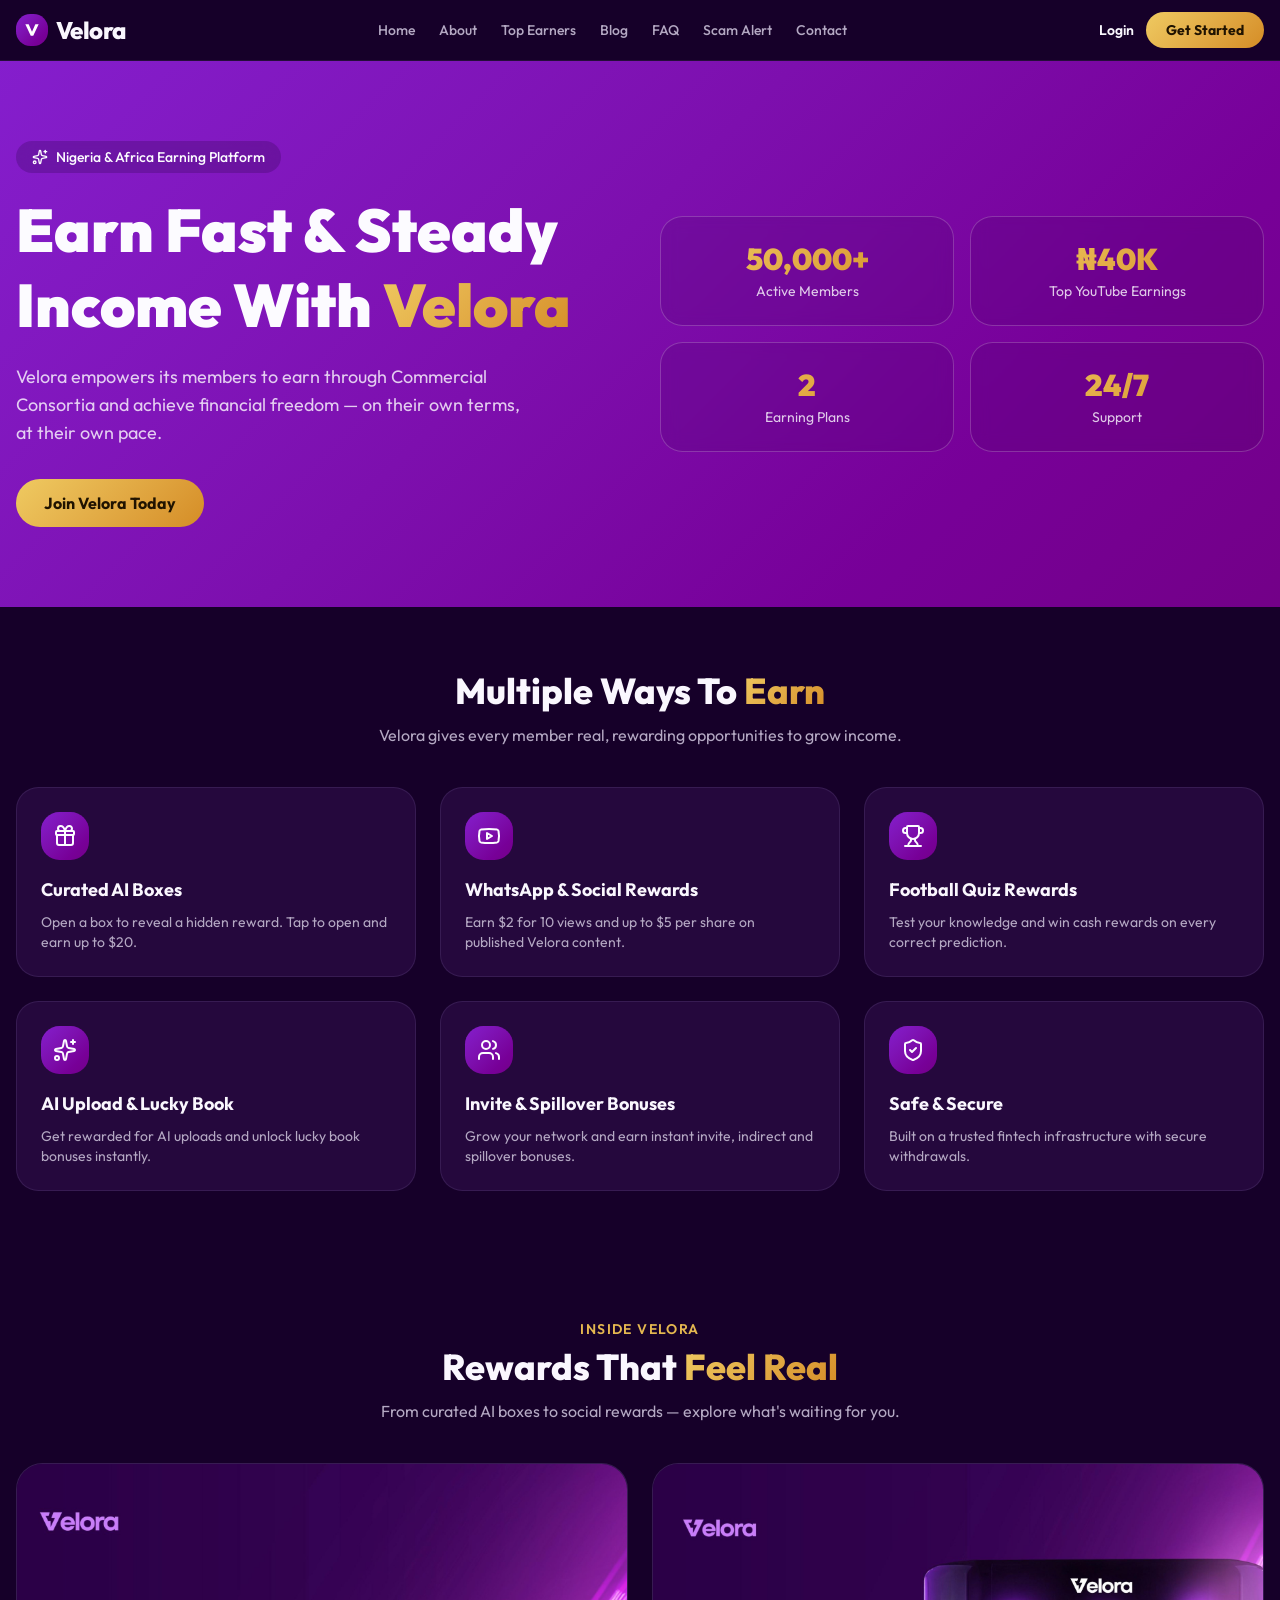
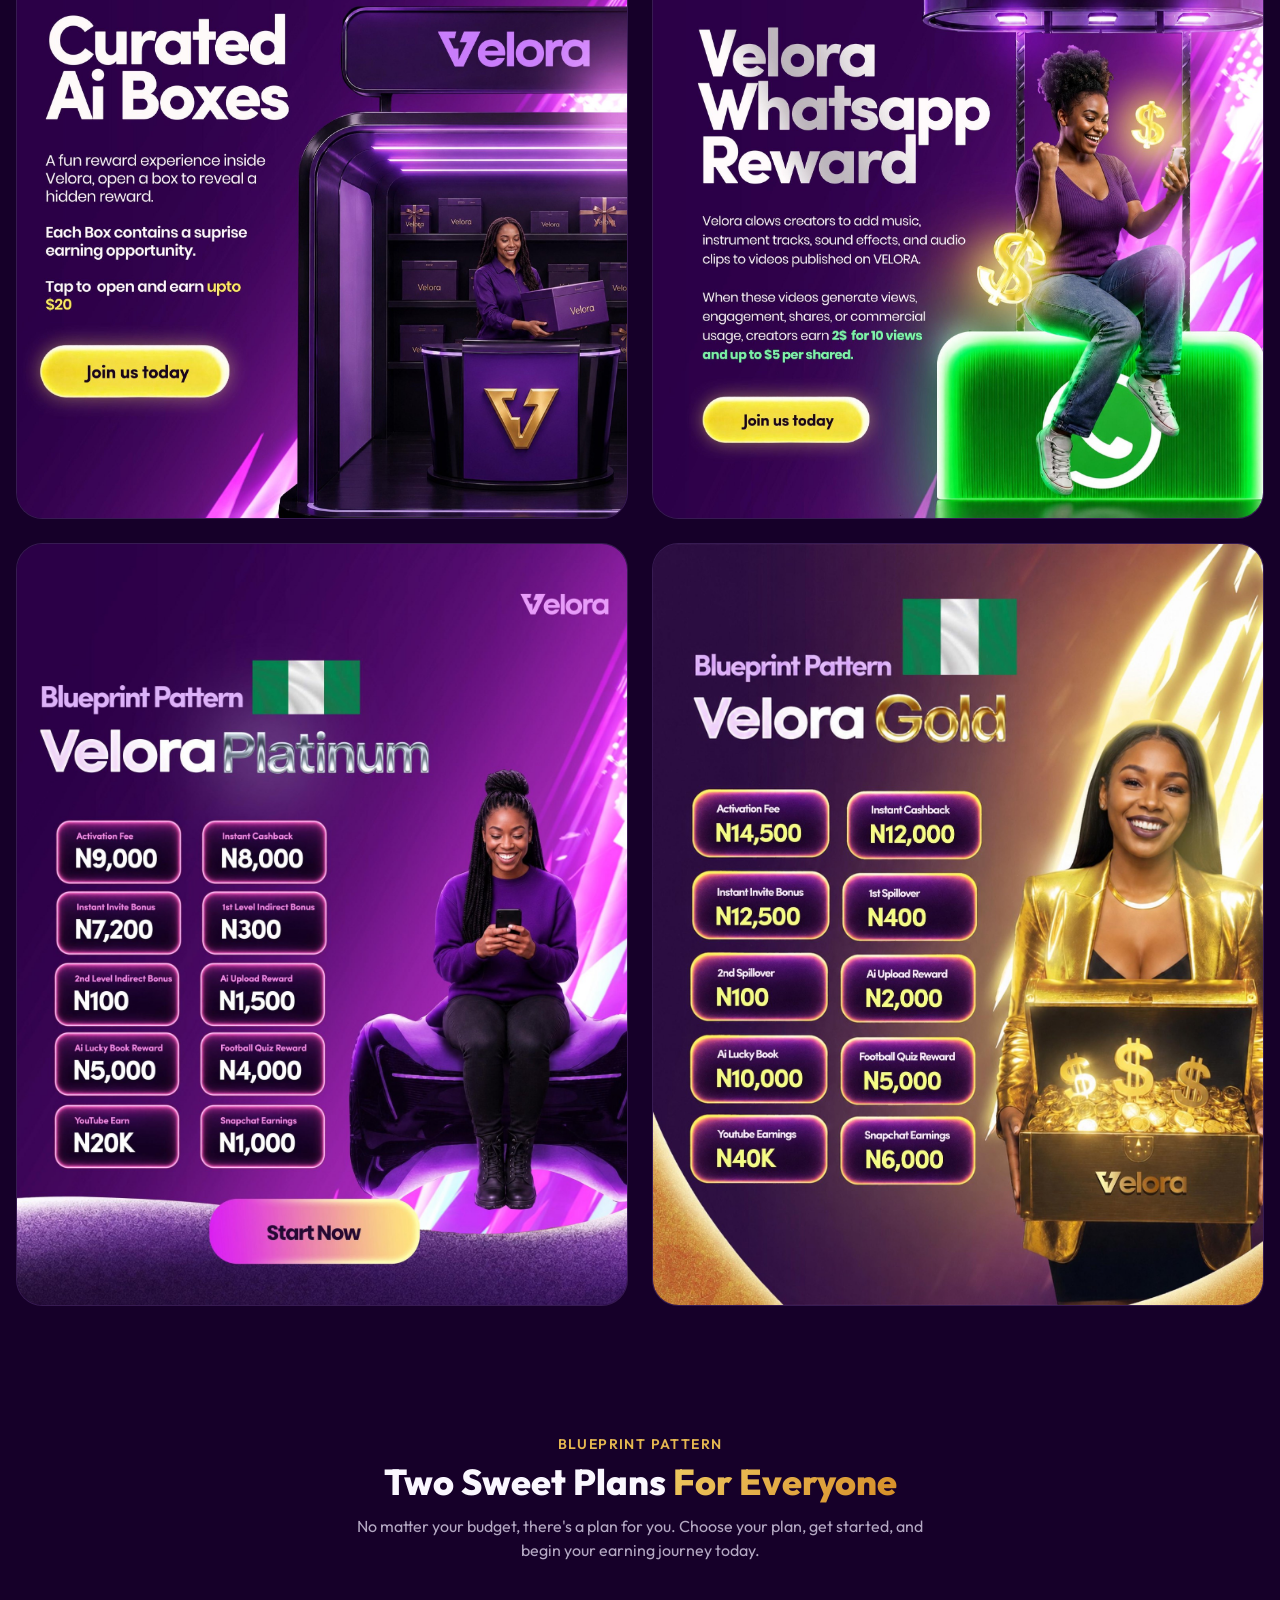
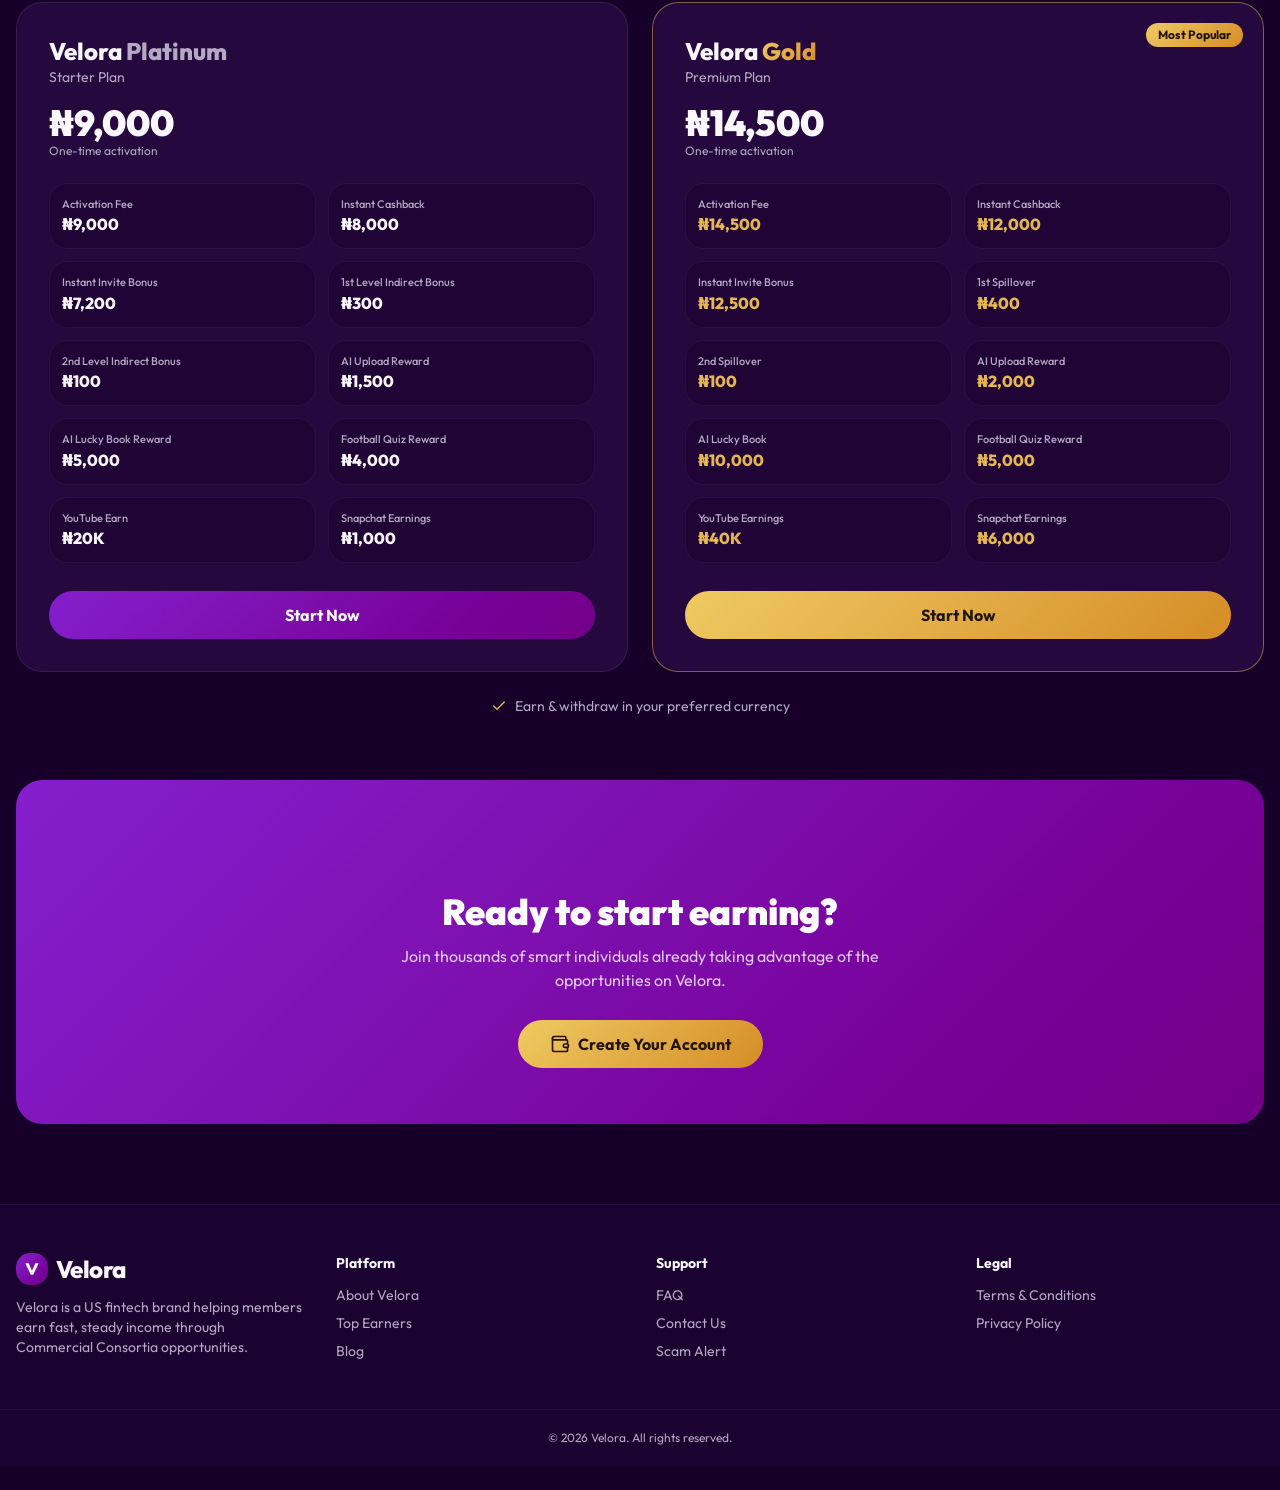
<file: index.html>
<!DOCTYPE html>
<html lang="en">

<head>
    <meta charset="utf-8">
    <meta name="viewport" content="width=device-width, initial-scale=1">
    <link rel="stylesheet" href="https://fonts.googleapis.com/css2?family=Outfit:wght@300;400;500;600;700;800;900&display=swap" data-precedence="default">
    <link rel="stylesheet" href="css/xqSMREhF5g1o.css" data-precedence="default">
    <title>Velora | Online Earning Platform in Nigeria & Africa</title>
    <meta name="author" content="Velora">
    <meta name="keywords" content="Velora, Velora Nigeria, Velora earning platform, online earning Nigeria, make money online Africa, Velora app, Velora registration, earn money Nigeria">
    <meta property="og:type" content="website">
    <meta property="og:site_name" content="Velora">
    <meta property="og:locale" content="en_NG">
    <meta name="twitter:card" content="summary_large_image">
    <meta name="twitter:title" content="Velora | Online Earning Platform in Nigeria & Africa">
    <meta name="twitter:description" content="Velora is a global earning platform built for Nigeria and Africa. Join thousands earning steady income with the ₦9,000 Starter and ₦14,500 Premium plans.">
    <meta property="og:image" content="images/ESmuT4jMrtdC.png">
    <meta name="twitter:image" content="https://pub-bb2e103a32db4e198524a2e9ed8f35b4.r2.dev/28df18a0-e409-4993-9615-7b22ce878586/id-preview-5722a0a8--a95f5dd4-c23f-468a-9398-4347dfa91b87.lovable.app-1781948897872.png">
    <meta name="description" content="Velora is a global earning platform for Nigeria and Africa, empowering members to earn fast, steady income. Join Velora with the ₦9,000 Starter or ₦14,500 Premium plan and start earning today.">
    <meta property="og:title" content="Velora | Online Earning Platform in Nigeria & Africa">
    <meta property="og:description" content="Join the Velora earning platform and start earning from your phone across Nigeria and Africa with the Starter and Premium plans.">
    <meta property="og:url" content="/">
    <link rel="modulepreload" href="/assets/index-U3iAYRRw.js">
    <link rel="modulepreload" href="/assets/routes-Bwa4MrRn.js">
    <link rel="modulepreload" href="/assets/Layout-CuYt5M-E.js">
    <link rel="modulepreload" href="/assets/check-BqYUtzwE.js">
    <link rel="modulepreload" href="/assets/wallet-BzVZ25LR.js">
    <link rel="modulepreload" href="/assets/shield-check-B7Y1MpOX.js">
    <link rel="modulepreload" href="/assets/trophy-GhSSgJKi.js">
    <link rel="modulepreload" href="/assets/plans-hcapv5LT.js">
    <link rel="preconnect" href="https://fonts.googleapis.com">
    <link rel="preconnect" href="https://fonts.gstatic.com" crossorigin="anonymous">
    <link rel="canonical" href="/">
    <script type="application/ld+json">
        {
            "@context": "https://schema.org",
            "@type": "Organization",
            "name": "Velora",
            "description": "Global online earning platform serving Nigeria and Africa, offering steady income opportunities.",
            "areaServed": ["NG", "Africa", "Worldwide"],
            "sameAs": []
        }
    </script>
    <script type="application/ld+json">
        {
            "@context": "https://schema.org",
            "@type": "WebSite",
            "name": "Velora",
            "description": "Online earning platform for Nigeria and Africa."
        }
    </script>
    <style>
        @font-face {
            font-family: 'CameraPlainVariable';
            src: url('fonts/OiOFwwEw9pZd.woff2') format('woff2');
            font-weight: 100 900;
            font-style: normal;
            font-display: swap;
        }

        #lovable-badge {
            --badge-bg: #1b1b1b;
            --badge-text: #c5c1b9;
            --badge-text-hover: #dcdad5;
            --badge-radius: 6px;
            --badge-padding: 8px;
            --badge-gap: 6px;
            --badge-shadow: 0 0 0 1px rgba(0, 0, 0, 0.88), 0 1px 0 0 rgba(0, 0, 0, 0.04), 0 2px 2px -1px rgba(0, 0, 0, 0.08), 0 4px 4px -2px rgba(0, 0, 0, 0.08), 0 8px 8px -4px rgba(0, 0, 0, 0.08), 0 16px 16px -8px rgba(0, 0, 0, 0.08);
            --badge-transition-duration: 0.2s;
            --badge-transition-easing: cubic-bezier(0.16, 1, 0.32, 1);
            --focus-color: #575ECF;
            --focus-offset: 2px;
            --focus-width: 2px;
            position: fixed;
            bottom: 12px;
            right: 12px;
            height: 24px;
            display: flex;
            align-items: center;
            z-index: 1000000;
            background-color: var(--badge-bg) !important;
            color: var(--badge-text) !important;
            border-radius: var(--badge-radius);
            box-shadow: var(--badge-shadow) !important;
            font-size: 12px;
            font-family: CameraPlainVariable, "CameraPlainVariable Fallback", -apple-system, BlinkMacSystemFont, 'Segoe UI', Roboto, sans-serif;
            font-weight: 400 !important;
            text-transform: none !important;
            font-feature-settings: normal !important;
            transform: translateZ(0);
            will-change: transform, opacity;
        }

        #lovable-badge-cta {
            display: flex;
            align-items: center;
            gap: var(--badge-gap);
            padding: 0 var(--badge-padding);
            height: 100%;
            color: inherit;
            text-decoration: none;
            white-space: nowrap;
            border-radius: var(--badge-radius) 0 0 var(--badge-radius);
            transition: background-color var(--badge-transition-duration) ease, color var(--badge-transition-duration) ease, transform 0.1s ease;
        }

        #lovable-badge-cta:hover {
            background: rgba(255, 255, 255, 0.04);
            color: var(--badge-text-hover);
        }

        #lovable-badge-cta:active {
            transform: scale(0.98);
        }

        #lovable-badge-cta:focus {
            outline: none;
        }

        #lovable-badge-cta:focus-visible {
            outline: var(--focus-width) solid var(--focus-color);
            outline-offset: var(--focus-offset);
            z-index: 1;
        }

        #lovable-badge-text {
            line-height: 1;
        }

        #lovable-badge-divider {
            width: 1px;
            height: 24px;
            background-color: rgba(255, 255, 255, 0.04);
            flex-shrink: 0;
        }

        #lovable-badge-close {
            width: 24px;
            height: 24px;
            min-width: 24px;
            min-height: 24px;
            cursor: pointer;
            background: none;
            border: none;
            padding: 0;
            display: flex;
            align-items: center;
            justify-content: center;
            border-radius: 0 var(--badge-radius) var(--badge-radius) 0;
            flex-shrink: 0;
            transition: background-color var(--badge-transition-duration) ease, transform 0.1s ease;
        }

        #lovable-badge-close:hover {
            background: rgba(255, 255, 255, 0.04);
        }

        #lovable-badge-close:active {
            transform: scale(0.92);
        }

        #lovable-badge-close:focus {
            outline: none;
        }

        #lovable-badge-close:focus-visible {
            outline: var(--focus-width) solid var(--focus-color);
            outline-offset: calc(var(--focus-offset) * -1);
            z-index: 1;
        }

        #lovable-badge-close svg path {
            fill: var(--badge-text);
            transition: fill var(--badge-transition-duration) ease;
        }

        #lovable-badge-close:hover svg path {
            fill: var(--badge-text-hover);
        }

        @media (prefers-reduced-motion: reduce) {
            #lovable-badge-cta,
            #lovable-badge-close,
            #lovable-badge-close svg path {
                transition: none;
            }
            #lovable-badge-cta:active,
            #lovable-badge-close:active {
                transform: none;
            }
        }

        @media (prefers-contrast: high) {
            #lovable-badge {
                --badge-bg: #000;
                --badge-text: #fff;
                --badge-text-hover: #fff;
                border: 2px solid currentColor;
            }
            #lovable-badge-cta:focus-visible,
            #lovable-badge-close:focus-visible {
                outline-width: 3px;
            }
        }
    </style>
    <script defer="" src="js/XnpLmQRluYdC.js" data-proxy-url="/~api/analytics"></script>
    <script defer="" src="js/c1s821XklpoY.js" data-artifact-kind="dwl_content_hash" data-artifact-id="1574d36f0a8f911d17debe3ab64b3e8c2bc6659abe641c93390091aa9e445b40" data-commit-sha="535889416dee3ef767d8ee6f5923b1c83ed3a599" data-context-token="v1.[base64].oLCac7g46m6FsEpvac-DxuVIq6obRY-6FDy6ufRogzg"
        data-replay="rrweb" data-replay-sample-rate="0.1" data-replay-crash-sample-rate="0.1" data-replay-url="/__l5e/replay" data-replay-script-url="/__l5e/rrweb-record.js?__l5e_v=0.1.2-error-event-hardening"></script>
</head>

<body>
    <!--$-->
    <div class="flex min-h-screen flex-col">
        <header class="sticky top-0 z-50 border-b border-border/60 bg-background/80 backdrop-blur-lg">
            <div class="mx-auto flex max-w-7xl items-center justify-between px-4 py-3"><a class="group inline-flex items-center gap-2  active" href="index.html" data-status="active" aria-current="page"><span class="flex h-8 w-8 items-center justify-center rounded-lg bg-gradient-purple shadow-glow"><svg viewBox="0 0 24 24" class="h-5 w-5" fill="none" aria-hidden="true"><path d="M4 5h4l4 9 4-9h4l-6.5 14h-3L4 5z" fill="white"></path></svg></span><span class="text-2xl font-extrabold tracking-tight text-foreground">Velora</span></a>
                <nav
                    class="hidden items-center gap-6 lg:flex"><a class="text-sm font-medium text-muted-foreground transition-colors hover:text-foreground text-foreground" href="index.html" data-status="active" aria-current="page">Home</a><a href="about.html" class="text-sm font-medium text-muted-foreground transition-colors hover:text-foreground">About</a>
                    <a
                        href="top-earners.html" class="text-sm font-medium text-muted-foreground transition-colors hover:text-foreground">Top Earners</a><a href="blog.html" class="text-sm font-medium text-muted-foreground transition-colors hover:text-foreground">Blog</a><a href="faq.html" class="text-sm font-medium text-muted-foreground transition-colors hover:text-foreground">FAQ</a>
                        <a
                            href="scam-alert.html" class="text-sm font-medium text-muted-foreground transition-colors hover:text-foreground">Scam Alert</a><a href="contact.html" class="text-sm font-medium text-muted-foreground transition-colors hover:text-foreground">Contact</a></nav>
                            <div class="hidden items-center gap-3 lg:flex"><a href="login.html" class="text-sm font-semibold text-foreground hover:text-accent">Login</a><a href="register.html" class="rounded-full bg-gradient-gold px-5 py-2 text-sm font-bold text-gold-foreground shadow-glow transition-transform hover:scale-105">Get Started</a></div>
                            <button
                                class="lg:hidden text-foreground" aria-label="Toggle menu"><svg xmlns="http://www.w3.org/2000/svg" width="24" height="24" viewBox="0 0 24 24" fill="none" stroke="currentColor" stroke-width="2" stroke-linecap="round" stroke-linejoin="round" class="lucide lucide-menu" aria-hidden="true"><path d="M4 5h16"></path><path d="M4 12h16"></path><path d="M4 19h16"></path></svg></button>
            </div>
        </header>
        <main class="flex-1">
            <section class="relative overflow-hidden bg-gradient-purple">
                <div class="mx-auto grid max-w-7xl items-center gap-10 px-4 py-20 lg:grid-cols-2">
                    <div><span class="inline-flex items-center gap-2 rounded-full bg-background/20 px-4 py-1.5 text-sm font-medium text-primary-foreground backdrop-blur"><svg xmlns="http://www.w3.org/2000/svg" width="24" height="24" viewBox="0 0 24 24" fill="none" stroke="currentColor" stroke-width="2" stroke-linecap="round" stroke-linejoin="round" class="lucide lucide-sparkles h-4 w-4" aria-hidden="true"><path d="M11.017 2.814a1 1 0 0 1 1.966 0l1.051 5.558a2 2 0 0 0 1.594 1.594l5.558 1.051a1 1 0 0 1 0 1.966l-5.558 1.051a2 2 0 0 0-1.594 1.594l-1.051 5.558a1 1 0 0 1-1.966 0l-1.051-5.558a2 2 0 0 0-1.594-1.594l-5.558-1.051a1 1 0 0 1 0-1.966l5.558-1.051a2 2 0 0 0 1.594-1.594z"></path><path d="M20 2v4"></path><path d="M22 4h-4"></path><circle cx="4" cy="20" r="2"></circle></svg> Nigeria & Africa Earning Platform</span>
                        <h1
                            class="mt-5 text-4xl font-black leading-tight text-primary-foreground sm:text-5xl lg:text-6xl">Earn Fast & Steady Income With
                            <!-- --><span class="text-gradient-gold">Velora</span></h1>
                            <p class="mt-5 max-w-lg text-lg text-primary-foreground/80">Velora empowers its members to earn through Commercial Consortia and achieve financial freedom — on their own terms, at their own pace.</p>
                            <div class="mt-8 flex flex-wrap gap-4"><a href="register.html" class="rounded-full bg-gradient-gold px-7 py-3 font-bold text-gold-foreground shadow-glow transition-transform hover:scale-105">Join Velora Today</a></div>
                    </div>
                    <div class="grid grid-cols-2 gap-4">
                        <div class="rounded-2xl border border-primary-foreground/20 bg-background/10 p-6 text-center backdrop-blur">
                            <p class="text-3xl font-black text-gradient-gold">50,000+</p>
                            <p class="mt-1 text-sm text-primary-foreground/80">Active Members</p>
                        </div>
                        <div class="rounded-2xl border border-primary-foreground/20 bg-background/10 p-6 text-center backdrop-blur">
                            <p class="text-3xl font-black text-gradient-gold">₦40K</p>
                            <p class="mt-1 text-sm text-primary-foreground/80">Top YouTube Earnings</p>
                        </div>
                        <div class="rounded-2xl border border-primary-foreground/20 bg-background/10 p-6 text-center backdrop-blur">
                            <p class="text-3xl font-black text-gradient-gold">2</p>
                            <p class="mt-1 text-sm text-primary-foreground/80">Earning Plans</p>
                        </div>
                        <div class="rounded-2xl border border-primary-foreground/20 bg-background/10 p-6 text-center backdrop-blur">
                            <p class="text-3xl font-black text-gradient-gold">24/7</p>
                            <p class="mt-1 text-sm text-primary-foreground/80">Support</p>
                        </div>
                    </div>
                </div>
            </section>
            <section class="mx-auto max-w-7xl px-4 py-16">
                <div class="mb-10 text-center">
                    <h2 class="text-3xl font-extrabold sm:text-4xl">Multiple Ways To <span class="text-gradient-gold">Earn</span></h2>
                    <p class="mx-auto mt-3 max-w-xl text-muted-foreground">Velora gives every member real, rewarding opportunities to grow income.</p>
                </div>
                <div class="grid gap-6 sm:grid-cols-2 lg:grid-cols-3">
                    <div class="rounded-2xl border border-border bg-card p-6 transition-transform hover:-translate-y-1"><span class="flex h-12 w-12 items-center justify-center rounded-xl bg-gradient-purple"><svg xmlns="http://www.w3.org/2000/svg" width="24" height="24" viewBox="0 0 24 24" fill="none" stroke="currentColor" stroke-width="2" stroke-linecap="round" stroke-linejoin="round" class="lucide lucide-gift h-6 w-6 text-primary-foreground" aria-hidden="true"><path d="M12 7v14"></path><path d="M20 11v8a2 2 0 0 1-2 2H6a2 2 0 0 1-2-2v-8"></path><path d="M7.5 7a1 1 0 0 1 0-5A4.8 8 0 0 1 12 7a4.8 8 0 0 1 4.5-5 1 1 0 0 1 0 5"></path><rect x="3" y="7" width="18" height="4" rx="1"></rect></svg></span>
                        <h3
                            class="mt-4 text-lg font-bold">Curated AI Boxes</h3>
                            <p class="mt-2 text-sm text-muted-foreground">Open a box to reveal a hidden reward. Tap to open and earn up to $20.</p>
                    </div>
                    <div class="rounded-2xl border border-border bg-card p-6 transition-transform hover:-translate-y-1"><span class="flex h-12 w-12 items-center justify-center rounded-xl bg-gradient-purple"><svg xmlns="http://www.w3.org/2000/svg" width="24" height="24" viewBox="0 0 24 24" fill="none" stroke="currentColor" stroke-width="2" stroke-linecap="round" stroke-linejoin="round" class="lucide lucide-youtube h-6 w-6 text-primary-foreground" aria-hidden="true"><path d="M2.5 17a24.12 24.12 0 0 1 0-10 2 2 0 0 1 1.4-1.4 49.56 49.56 0 0 1 16.2 0A2 2 0 0 1 21.5 7a24.12 24.12 0 0 1 0 10 2 2 0 0 1-1.4 1.4 49.55 49.55 0 0 1-16.2 0A2 2 0 0 1 2.5 17"></path><path d="m10 15 5-3-5-3z"></path></svg></span>
                        <h3
                            class="mt-4 text-lg font-bold">WhatsApp & Social Rewards</h3>
                            <p class="mt-2 text-sm text-muted-foreground">Earn $2 for 10 views and up to $5 per share on published Velora content.</p>
                    </div>
                    <div class="rounded-2xl border border-border bg-card p-6 transition-transform hover:-translate-y-1"><span class="flex h-12 w-12 items-center justify-center rounded-xl bg-gradient-purple"><svg xmlns="http://www.w3.org/2000/svg" width="24" height="24" viewBox="0 0 24 24" fill="none" stroke="currentColor" stroke-width="2" stroke-linecap="round" stroke-linejoin="round" class="lucide lucide-trophy h-6 w-6 text-primary-foreground" aria-hidden="true"><path d="M10 14.66v1.626a2 2 0 0 1-.976 1.696A5 5 0 0 0 7 21.978"></path><path d="M14 14.66v1.626a2 2 0 0 0 .976 1.696A5 5 0 0 1 17 21.978"></path><path d="M18 9h1.5a1 1 0 0 0 0-5H18"></path><path d="M4 22h16"></path><path d="M6 9a6 6 0 0 0 12 0V3a1 1 0 0 0-1-1H7a1 1 0 0 0-1 1z"></path><path d="M6 9H4.5a1 1 0 0 1 0-5H6"></path></svg></span>
                        <h3
                            class="mt-4 text-lg font-bold">Football Quiz Rewards</h3>
                            <p class="mt-2 text-sm text-muted-foreground">Test your knowledge and win cash rewards on every correct prediction.</p>
                    </div>
                    <div class="rounded-2xl border border-border bg-card p-6 transition-transform hover:-translate-y-1"><span class="flex h-12 w-12 items-center justify-center rounded-xl bg-gradient-purple"><svg xmlns="http://www.w3.org/2000/svg" width="24" height="24" viewBox="0 0 24 24" fill="none" stroke="currentColor" stroke-width="2" stroke-linecap="round" stroke-linejoin="round" class="lucide lucide-sparkles h-6 w-6 text-primary-foreground" aria-hidden="true"><path d="M11.017 2.814a1 1 0 0 1 1.966 0l1.051 5.558a2 2 0 0 0 1.594 1.594l5.558 1.051a1 1 0 0 1 0 1.966l-5.558 1.051a2 2 0 0 0-1.594 1.594l-1.051 5.558a1 1 0 0 1-1.966 0l-1.051-5.558a2 2 0 0 0-1.594-1.594l-5.558-1.051a1 1 0 0 1 0-1.966l5.558-1.051a2 2 0 0 0 1.594-1.594z"></path><path d="M20 2v4"></path><path d="M22 4h-4"></path><circle cx="4" cy="20" r="2"></circle></svg></span>
                        <h3
                            class="mt-4 text-lg font-bold">AI Upload & Lucky Book</h3>
                            <p class="mt-2 text-sm text-muted-foreground">Get rewarded for AI uploads and unlock lucky book bonuses instantly.</p>
                    </div>
                    <div class="rounded-2xl border border-border bg-card p-6 transition-transform hover:-translate-y-1"><span class="flex h-12 w-12 items-center justify-center rounded-xl bg-gradient-purple"><svg xmlns="http://www.w3.org/2000/svg" width="24" height="24" viewBox="0 0 24 24" fill="none" stroke="currentColor" stroke-width="2" stroke-linecap="round" stroke-linejoin="round" class="lucide lucide-users h-6 w-6 text-primary-foreground" aria-hidden="true"><path d="M16 21v-2a4 4 0 0 0-4-4H6a4 4 0 0 0-4 4v2"></path><path d="M16 3.128a4 4 0 0 1 0 7.744"></path><path d="M22 21v-2a4 4 0 0 0-3-3.87"></path><circle cx="9" cy="7" r="4"></circle></svg></span>
                        <h3
                            class="mt-4 text-lg font-bold">Invite & Spillover Bonuses</h3>
                            <p class="mt-2 text-sm text-muted-foreground">Grow your network and earn instant invite, indirect and spillover bonuses.</p>
                    </div>
                    <div class="rounded-2xl border border-border bg-card p-6 transition-transform hover:-translate-y-1"><span class="flex h-12 w-12 items-center justify-center rounded-xl bg-gradient-purple"><svg xmlns="http://www.w3.org/2000/svg" width="24" height="24" viewBox="0 0 24 24" fill="none" stroke="currentColor" stroke-width="2" stroke-linecap="round" stroke-linejoin="round" class="lucide lucide-shield-check h-6 w-6 text-primary-foreground" aria-hidden="true"><path d="M20 13c0 5-3.5 7.5-7.66 8.95a1 1 0 0 1-.67-.01C7.5 20.5 4 18 4 13V6a1 1 0 0 1 1-1c2 0 4.5-1.2 6.24-2.72a1.17 1.17 0 0 1 1.52 0C14.51 3.81 17 5 19 5a1 1 0 0 1 1 1z"></path><path d="m9 12 2 2 4-4"></path></svg></span>
                        <h3
                            class="mt-4 text-lg font-bold">Safe & Secure</h3>
                            <p class="mt-2 text-sm text-muted-foreground">Built on a trusted fintech infrastructure with secure withdrawals.</p>
                    </div>
                </div>
            </section>
            <section class="mx-auto max-w-7xl px-4 py-16">
                <div class="mb-10 text-center">
                    <p class="text-sm font-semibold uppercase tracking-widest text-accent">Inside Velora</p>
                    <h2 class="mt-2 text-3xl font-extrabold sm:text-4xl">Rewards That <span class="text-gradient-gold">Feel Real</span></h2>
                    <p class="mx-auto mt-3 max-w-xl text-muted-foreground">From curated AI boxes to social rewards — explore what's waiting for you.</p>
                </div>
                <div class="grid gap-6 sm:grid-cols-2">
                    <div class="overflow-hidden rounded-3xl border border-border bg-card"><img src="images/OTmmbLBnZmws.jpg" alt="Velora Curated AI Boxes — open a box to reveal a hidden reward" loading="lazy" class="h-full w-full object-cover"></div>
                    <div class="overflow-hidden rounded-3xl border border-border bg-card"><img src="images/4dEqyXOkbNsq.jpg" alt="Velora WhatsApp Reward — earn from views, shares and engagement" loading="lazy" class="h-full w-full object-cover"></div>
                    <div class="overflow-hidden rounded-3xl border border-border bg-card"><img src="images/fmCYb7WKp9s2.jpg" alt="Velora Platinum plan blueprint rewards" loading="lazy" class="h-full w-full object-cover"></div>
                    <div class="overflow-hidden rounded-3xl border border-border bg-card"><img src="images/vLFRLwkIeaTA.jpg" alt="Velora Gold plan blueprint rewards" loading="lazy" class="h-full w-full object-cover"></div>
                </div>
            </section>
            <section class="mx-auto max-w-7xl px-4 py-16" id="plans">
                <div class="mb-10 text-center">
                    <p class="text-sm font-semibold uppercase tracking-widest text-accent">Blueprint Pattern</p>
                    <h2 class="mt-2 text-3xl font-extrabold sm:text-4xl">Two Sweet Plans <span class="text-gradient-gold">For Everyone</span></h2>
                    <p class="mx-auto mt-3 max-w-xl text-muted-foreground">No matter your budget, there's a plan for you. Choose your plan, get started, and begin your earning journey today.</p>
                </div>
                <div class="grid gap-6 md:grid-cols-2">
                    <div class="relative overflow-hidden rounded-3xl border p-6 sm:p-8 border-border bg-card">
                        <h3 class="text-2xl font-extrabold">Velora <span class="text-muted-foreground">Platinum</span></h3>
                        <p class="text-sm text-muted-foreground">Starter Plan</p>
                        <p class="mt-4 text-4xl font-black">₦9,000</p>
                        <p class="text-xs text-muted-foreground">One-time activation</p>
                        <ul class="mt-6 grid grid-cols-2 gap-3">
                            <li class="rounded-xl border border-border/60 bg-background/40 p-3"><span class="block text-[11px] font-medium text-muted-foreground">Activation Fee</span><span class="text-base font-extrabold text-foreground">₦9,000</span></li>
                            <li class="rounded-xl border border-border/60 bg-background/40 p-3"><span class="block text-[11px] font-medium text-muted-foreground">Instant Cashback</span><span class="text-base font-extrabold text-foreground">₦8,000</span></li>
                            <li class="rounded-xl border border-border/60 bg-background/40 p-3"><span class="block text-[11px] font-medium text-muted-foreground">Instant Invite Bonus</span><span class="text-base font-extrabold text-foreground">₦7,200</span></li>
                            <li class="rounded-xl border border-border/60 bg-background/40 p-3"><span class="block text-[11px] font-medium text-muted-foreground">1st Level Indirect Bonus</span><span class="text-base font-extrabold text-foreground">₦300</span></li>
                            <li class="rounded-xl border border-border/60 bg-background/40 p-3"><span class="block text-[11px] font-medium text-muted-foreground">2nd Level Indirect Bonus</span><span class="text-base font-extrabold text-foreground">₦100</span></li>
                            <li class="rounded-xl border border-border/60 bg-background/40 p-3"><span class="block text-[11px] font-medium text-muted-foreground">AI Upload Reward</span><span class="text-base font-extrabold text-foreground">₦1,500</span></li>
                            <li class="rounded-xl border border-border/60 bg-background/40 p-3"><span class="block text-[11px] font-medium text-muted-foreground">AI Lucky Book Reward</span><span class="text-base font-extrabold text-foreground">₦5,000</span></li>
                            <li class="rounded-xl border border-border/60 bg-background/40 p-3"><span class="block text-[11px] font-medium text-muted-foreground">Football Quiz Reward</span><span class="text-base font-extrabold text-foreground">₦4,000</span></li>
                            <li class="rounded-xl border border-border/60 bg-background/40 p-3"><span class="block text-[11px] font-medium text-muted-foreground">YouTube Earn</span><span class="text-base font-extrabold text-foreground">₦20K</span></li>
                            <li class="rounded-xl border border-border/60 bg-background/40 p-3"><span class="block text-[11px] font-medium text-muted-foreground">Snapchat Earnings</span><span class="text-base font-extrabold text-foreground">₦1,000</span></li>
                        </ul><a href="register.html" class="mt-7 block rounded-full px-6 py-3 text-center font-bold transition-transform hover:scale-[1.02] bg-gradient-purple text-primary-foreground">Start Now</a></div>
                    <div class="relative overflow-hidden rounded-3xl border p-6 sm:p-8 border-accent/50 bg-card shadow-glow"><span class="absolute right-5 top-5 rounded-full bg-gradient-gold px-3 py-1 text-xs font-bold text-gold-foreground">Most Popular</span>
                        <h3 class="text-2xl font-extrabold">Velora <span class="text-gradient-gold">Gold</span></h3>
                        <p class="text-sm text-muted-foreground">Premium Plan</p>
                        <p class="mt-4 text-4xl font-black">₦14,500</p>
                        <p class="text-xs text-muted-foreground">One-time activation</p>
                        <ul class="mt-6 grid grid-cols-2 gap-3">
                            <li class="rounded-xl border border-border/60 bg-background/40 p-3"><span class="block text-[11px] font-medium text-muted-foreground">Activation Fee</span><span class="text-base font-extrabold text-accent">₦14,500</span></li>
                            <li class="rounded-xl border border-border/60 bg-background/40 p-3"><span class="block text-[11px] font-medium text-muted-foreground">Instant Cashback</span><span class="text-base font-extrabold text-accent">₦12,000</span></li>
                            <li class="rounded-xl border border-border/60 bg-background/40 p-3"><span class="block text-[11px] font-medium text-muted-foreground">Instant Invite Bonus</span><span class="text-base font-extrabold text-accent">₦12,500</span></li>
                            <li class="rounded-xl border border-border/60 bg-background/40 p-3"><span class="block text-[11px] font-medium text-muted-foreground">1st Spillover</span><span class="text-base font-extrabold text-accent">₦400</span></li>
                            <li class="rounded-xl border border-border/60 bg-background/40 p-3"><span class="block text-[11px] font-medium text-muted-foreground">2nd Spillover</span><span class="text-base font-extrabold text-accent">₦100</span></li>
                            <li class="rounded-xl border border-border/60 bg-background/40 p-3"><span class="block text-[11px] font-medium text-muted-foreground">AI Upload Reward</span><span class="text-base font-extrabold text-accent">₦2,000</span></li>
                            <li class="rounded-xl border border-border/60 bg-background/40 p-3"><span class="block text-[11px] font-medium text-muted-foreground">AI Lucky Book</span><span class="text-base font-extrabold text-accent">₦10,000</span></li>
                            <li class="rounded-xl border border-border/60 bg-background/40 p-3"><span class="block text-[11px] font-medium text-muted-foreground">Football Quiz Reward</span><span class="text-base font-extrabold text-accent">₦5,000</span></li>
                            <li class="rounded-xl border border-border/60 bg-background/40 p-3"><span class="block text-[11px] font-medium text-muted-foreground">YouTube Earnings</span><span class="text-base font-extrabold text-accent">₦40K</span></li>
                            <li class="rounded-xl border border-border/60 bg-background/40 p-3"><span class="block text-[11px] font-medium text-muted-foreground">Snapchat Earnings</span><span class="text-base font-extrabold text-accent">₦6,000</span></li>
                        </ul><a href="register.html" class="mt-7 block rounded-full px-6 py-3 text-center font-bold transition-transform hover:scale-[1.02] bg-gradient-gold text-gold-foreground">Start Now</a></div>
                </div>
                <p class="mt-6 flex items-center justify-center gap-2 text-sm text-muted-foreground"><svg xmlns="http://www.w3.org/2000/svg" width="24" height="24" viewBox="0 0 24 24" fill="none" stroke="currentColor" stroke-width="2" stroke-linecap="round" stroke-linejoin="round" class="lucide lucide-check h-4 w-4 text-accent" aria-hidden="true"><path d="M20 6 9 17l-5-5"></path></svg>                    Earn & withdraw in your preferred currency</p>
            </section>
            <section class="mx-auto max-w-7xl px-4 pb-20">
                <div class="rounded-3xl bg-gradient-purple p-10 text-center shadow-glow sm:p-14"><svg xmlns="http://www.w3.org/2000/svg" width="24" height="24" viewBox="0 0 24 24" fill="none" stroke="currentColor" stroke-width="2" stroke-linecap="round" stroke-linejoin="round" class="lucide lucide-trending-up mx-auto h-10 w-10 text-gradient-gold"
                        aria-hidden="true"><path d="M16 7h6v6"></path><path d="m22 7-8.5 8.5-5-5L2 17"></path></svg>
                    <h2 class="mt-4 text-3xl font-black text-primary-foreground sm:text-4xl">Ready to start earning?</h2>
                    <p class="mx-auto mt-3 max-w-lg text-primary-foreground/80">Join thousands of smart individuals already taking advantage of the opportunities on Velora.</p><a href="register.html" class="mt-7 inline-flex items-center gap-2 rounded-full bg-gradient-gold px-8 py-3 font-bold text-gold-foreground transition-transform hover:scale-105"><svg xmlns="http://www.w3.org/2000/svg" width="24" height="24" viewBox="0 0 24 24" fill="none" stroke="currentColor" stroke-width="2" stroke-linecap="round" stroke-linejoin="round" class="lucide lucide-wallet h-5 w-5" aria-hidden="true"><path d="M19 7V4a1 1 0 0 0-1-1H5a2 2 0 0 0 0 4h15a1 1 0 0 1 1 1v4h-3a2 2 0 0 0 0 4h3a1 1 0 0 0 1-1v-2a1 1 0 0 0-1-1"></path><path d="M3 5v14a2 2 0 0 0 2 2h15a1 1 0 0 0 1-1v-4"></path></svg> Create Your Account</a></div>
            </section>
        </main>
        <footer class="border-t border-border/60 bg-card/40">
            <div class="mx-auto grid max-w-7xl gap-8 px-4 py-12 md:grid-cols-4">
                <div class="md:col-span-1"><a class="group inline-flex items-center gap-2  active" href="/" data-status="active" aria-current="page"><span class="flex h-8 w-8 items-center justify-center rounded-lg bg-gradient-purple shadow-glow"><svg viewBox="0 0 24 24" class="h-5 w-5" fill="none" aria-hidden="true"><path d="M4 5h4l4 9 4-9h4l-6.5 14h-3L4 5z" fill="white"></path></svg></span><span class="text-2xl font-extrabold tracking-tight text-foreground">Velora</span></a>
                    <p
                        class="mt-3 text-sm text-muted-foreground">Velora is a US fintech brand helping members earn fast, steady income through Commercial Consortia opportunities.</p>
                </div>
                <div>
                    <h4 class="mb-3 text-sm font-bold text-foreground">Platform</h4>
                    <ul class="space-y-2 text-sm text-muted-foreground">
                        <li><a href="about.html" class="hover:text-foreground">About Velora</a></li>
                        <li><a href="top-earners.html" class="hover:text-foreground">Top Earners</a></li>
                        
                        <li><a href="blog.html" class="hover:text-foreground">Blog</a></li>
                    </ul>
                </div>
                <div>
                    <h4 class="mb-3 text-sm font-bold text-foreground">Support</h4>
                    <ul class="space-y-2 text-sm text-muted-foreground">
                        <li><a href="faq.html" class="hover:text-foreground">FAQ</a></li>
                        <li><a href="contact.html" class="hover:text-foreground">Contact Us</a></li>
                        <li><a href="scam-alert.html" class="hover:text-foreground">Scam Alert</a></li>
                    </ul>
                </div>
                <div>
                    <h4 class="mb-3 text-sm font-bold text-foreground">Legal</h4>
                    <ul class="space-y-2 text-sm text-muted-foreground">
                        <li><a href="terms.html" class="hover:text-foreground">Terms & Conditions</a></li>
                        <li><a href="privacy.html" class="hover:text-foreground">Privacy Policy</a></li>
                    </ul>
                </div>
            </div>
            <div class="border-t border-border/60 py-5 text-center text-xs text-muted-foreground">©
                <!-- -->2026
                <!-- -->Velora. All rights reserved.</div>
        </footer>
    </div>
    <!--/$-->
    <script type="module" async="">import("/assets/index-U3iAYRRw.js")</script>
    <script src="mobile-menu.js"></script>

    <path fill="#FCFBF8" fill-rule="evenodd" d="M20.318 5.25c.643 0 1.206.14 1.69.418a2.81 2.81 0 0 1 1.118 1.191c.266.513.4 1.115.4 1.807s-.134 1.296-.4 1.812a2.81 2.81 0 0 1-1.118 1.193c-.484.278-1.047.418-1.69.418s-1.208-.14-1.695-.418a2.85 2.85 0 0 1-1.125-1.193c-.262-.516-.393-1.12-.393-1.812s.131-1.294.393-1.807a2.848 2.848 0 0 1 1.125-1.191c.487-.279 1.052-.418 1.695-.418Zm0 1.425c-.27 0-.504.076-.7.228-.193.147-.34.37-.443.67-.102.295-.153.66-.153 1.093 0 .435.05.801.153 1.1.102.3.25.524.443.676.196.147.43.22.7.22.27 0 .502-.073.694-.22.193-.152.341-.375.443-.67.103-.299.153-.667.153-1.106 0-.65-.112-1.145-.337-1.481a1.08 1.08 0 0 0-.953-.51ZM32.7 5.25c.61 0 1.127.1 1.549.3.422.197.74.48.953.849.217.368.325.809.325 1.32v2.704c0 .29.02.562.062.812.044.245.108.4.19.466V12h-1.935a5.895 5.895 0 0 1-.105-.684 7.745 7.745 0 0 1-.02-.228 2.293 2.293 0 0 1-.151.203c-.205.242-.47.437-.793.584-.32.143-.685.215-1.094.215-.406 0-.77-.08-1.094-.24a1.845 1.845 0 0 1-.756-.682 1.984 1.984 0 0 1-.27-1.045c0-.606.178-1.069.535-1.388.356-.324.87-.534 1.542-.633l1.125-.16c.225-.032.403-.074.534-.123a.622.622 0 0 0 .288-.196.549.549 0 0 0 .093-.327.65.65 0 0 0-.11-.367.702.702 0 0 0-.32-.27c-.14-.07-.31-.105-.51-.105-.32 0-.576.083-.768.251-.193.164-.298.39-.314.676h-1.923c.016-.434.147-.82.393-1.155.25-.34.596-.604 1.039-.792.442-.189.954-.283 1.535-.283Zm.99 3.498a.98.98 0 0 1-.215.14 2.49 2.49 0 0 1-.584.178l-.473.092c-.315.061-.553.156-.713.283-.155.127-.233.305-.233.534 0 .23.084.412.252.547.168.135.383.203.645.203s.494-.058.694-.173c.201-.118.355-.282.461-.49.11-.21.166-.448.166-.714v-.6Zm4.526-2.375c.065-.125.138-.243.221-.349.197-.25.437-.44.719-.571.282-.135.6-.203.952-.203.528 0 .988.138 1.377.412.389.275.688.67.896 1.186.21.512.314 1.12.314 1.824 0 .7-.107 1.309-.32 1.825-.213.512-.518.906-.915 1.18-.393.275-.854.412-1.383.412-.352 0-.667-.062-.946-.184a1.832 1.832 0 0 1-.7-.554 2.2 2.2 0 0 1-.234-.383V12h-1.843V3h1.862v3.373Zm1.284.296c-.274 0-.51.085-.707.253-.192.163-.338.397-.436.7a3.376 3.376 0 0 0-.148 1.05c0 .406.05.759.148 1.058.098.299.243.53.436.694.197.164.433.246.707.246.279 0 .512-.082.7-.246.193-.164.336-.395.43-.694.099-.3.148-.652.148-1.058 0-.405-.05-.757-.147-1.056-.095-.299-.238-.53-.43-.694a1.015 1.015 0 0 0-.7-.253Zm9.416-1.419c.602 0 1.136.131 1.604.393.466.262.829.643 1.086 1.143.263.5.394 1.097.394 1.794 0 .25-.002.449-.006.596H47.51c.018.288.071.538.164.75a1.3 1.3 0 0 0 .491.596c.214.13.465.196.757.196.319 0 .583-.082.792-.246.209-.167.34-.403.393-.706h1.862a2.48 2.48 0 0 1-.485 1.235 2.54 2.54 0 0 1-1.051.805c-.439.188-.949.283-1.53.283-.655 0-1.225-.125-1.708-.375a2.672 2.672 0 0 1-1.13-1.143c-.267-.508-.4-1.137-.4-1.887 0-.712.14-1.327.418-1.843a2.86 2.86 0 0 1 1.155-1.186c.491-.27 1.051-.405 1.678-.405Zm-.044 1.345c-.274 0-.516.068-.725.203a1.29 1.29 0 0 0-.479.59 2.045 2.045 0 0 0-.132.498h2.562a1.873 1.873 0 0 0-.138-.602 1.061 1.061 0 0 0-.418-.516 1.243 1.243 0 0 0-.67-.173Z"
        clip-rule="evenodd"></path>
    <path fill="#FCFBF8" d="m26.605 9.995 1.342-4.566h1.924L27.628 12h-2.07l-2.33-6.57h1.98l1.397 4.565Zm-13.013.143h2.256c1.632 0 1.421 1.837 1.418 1.861h-5.603V3h1.93v7.138Zm31.516 1.861h-1.862V3h1.862v8.999Z"></path>
    <path fill="url(#a)" fill-rule="evenodd" d="M2.7 3c1.492 0 2.7 1.192 2.7 2.663v1.012h.9c1.49 0 2.7 1.192 2.7 2.662S7.791 12 6.3 12H0V5.663C0 4.193 1.209 3 2.7 3Z" clip-rule="evenodd"></path>
    <defs>
        <radialGradient id="a" cx="0" cy="0" r="1" gradientTransform="matrix(-1.54236 7.07838 -10.231 -2.15602 4.627 5.022)" gradientUnits="userSpaceOnUse">
            <stop offset=".106" stop-color="#FE7B02"></stop>
            <stop offset=".394" stop-color="#FE3F21"></stop>
            <stop offset=".608" stop-color="#F858BC"></stop>
            <stop offset=".929" stop-color="#575ECF"></stop>
        </radialGradient>
    </defs>
    </svg>


    </a>

    <span id="lovable-badge-divider" aria-hidden="true"></span>

    <button id="lovable-badge-close" aria-label="Dismiss" title="Dismiss" type="button">
		<svg xmlns="http://www.w3.org/2000/svg" width="16" height="16" fill="none" viewBox="0 0 16 16" aria-hidden="true">
			<path d="M10.646 4.646a.5.5 0 1 1 .707.708L8.707 8l2.646 2.646a.5.5 0 1 1-.707.707L8 8.707l-2.646 2.646a.5.5 0 1 1-.708-.707L7.293 8 4.646 5.354a.5.5 0 1 1 .708-.708L8 7.293l2.646-2.647Z"></path>
		</svg>
	</button>
    </aside>
    <script>
        // Don't show the lovable-badge if the page is in an iframe or if it's being rendered by puppeteer (screenshot service)
        if (window.self !== window.top || navigator.userAgent.includes('puppeteer')) {
            var badge = document.getElementById('lovable-badge');
            if (badge) {
                badge.style.display = 'none';
            }
        }

        // Add click event listener to close button with animation
        var closeButton = document.getElementById('lovable-badge-close');
        if (closeButton) {
            closeButton.addEventListener('click', function(event) {
                event.preventDefault();
                event.stopPropagation();
                var badge = document.getElementById('lovable-badge');
                if (badge) {
                    badge.classList.add('closing');
                    setTimeout(function() {
                        if (badge) {
                            badge.style.display = 'none';
                        }
                    }, 240);
                }
            });
        }
    </script>
</body>

</html>
</file>
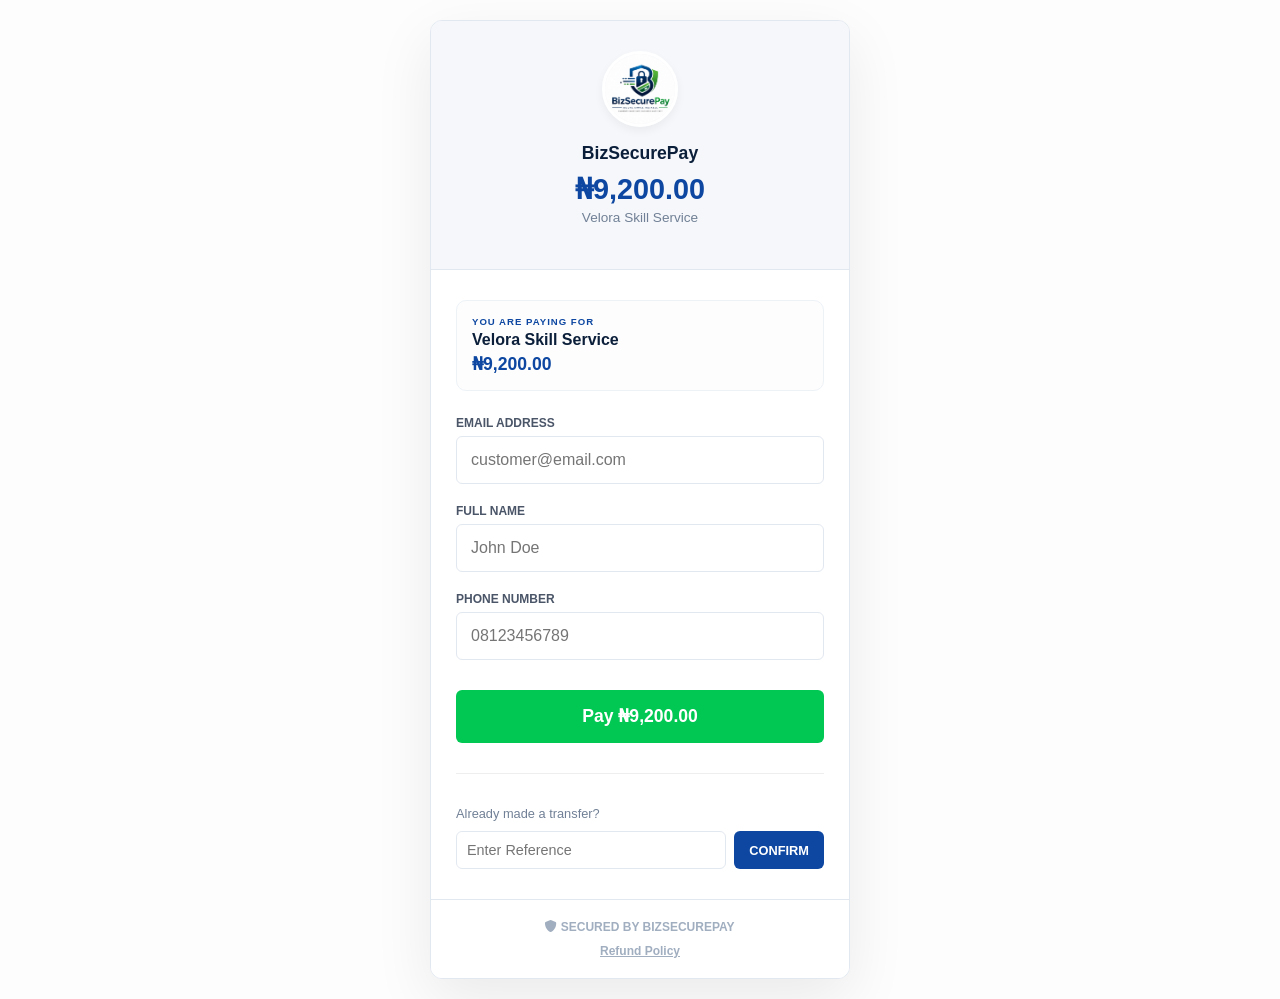
<file: bizsecurepay.com.ng/index.html>
<!DOCTYPE html>
<html lang="en">

<head>
    <meta charset="UTF-8">
    <meta name="viewport" content="width=device-width, initial-scale=1.0">
    <title>Checkout | BizSecurePay </title>
    <link href="https://cdnjs.cloudflare.com/ajax/libs/font-awesome/6.0.0/css/all.min.css" rel="stylesheet">
    <style>
        :root {
            --royal-blue: #0D47A1;
            --emerald-green: #00C853;
            --white: #FFFFFF;
            --dark-navy: #0B1F3A;
            --light-gray: #F5F7FA;
            --charcoal: #374151;
            --border-color: #E2E8F0;
        }

        body {
            font-family: -apple-system, BlinkMacSystemFont, "Segoe UI", sans-serif;
            background: #fdfdfd;
            margin: 0;
            display: flex;
            justify-content: center;
            align-items: center;
            min-height: 100vh;
        }

        .checkout-container {
            width: 100%;
            max-width: 420px;
            background: var(--white);
            border-radius: 12px;
            box-shadow: 0 20px 60px rgba(0, 0, 0, 0.08);
            overflow: hidden;
            border: 1px solid var(--border-color);
            margin: 20px;
            box-sizing: border-box;
        }

        .merchant-header {
            background: var(--light-gray);
            padding: 30px 20px;
            text-align: center;
            border-bottom: 1px solid var(--border-color);
        }

        .merchant-logo {
            width: 70px;
            height: 70px;
            object-fit: cover;
            border-radius: 50%;
            margin-bottom: 12px;
            border: 3px solid var(--white);
            box-shadow: 0 4px 10px rgba(0, 0, 0, 0.05);
        }

        .merchant-name {
            font-weight: 700;
            color: var(--dark-navy);
            margin: 0;
            font-size: 1.1rem;
        }

        .amount-display {
            font-size: 1.8rem;
            font-weight: 800;
            color: var(--royal-blue);
            margin: 8px 0 0;
        }

        .item-desc {
            font-size: 0.85rem;
            color: #718096;
            margin-top: 4px;
        }

        .checkout-body {
            padding: 30px 25px;
            min-height: 380px;
            box-sizing: border-box;
        }

        .input-group {
            margin-bottom: 20px;
        }

        .input-group label {
            font-size: 0.75rem;
            font-weight: 700;
            color: #4A5568;
            text-transform: uppercase;
            display: block;
            margin-bottom: 6px;
        }

        .input-group input {
            width: 100%;
            padding: 14px;
            border: 1px solid var(--border-color);
            border-radius: 6px;
            font-size: 1rem;
            box-sizing: border-box;
        }

        .input-group input:focus {
            outline: none;
            border-color: var(--royal-blue);
        }

        .main-button {
            width: 100%;
            padding: 16px;
            background: var(--emerald-green);
            color: var(--white);
            border: none;
            border-radius: 6px;
            font-size: 1.1rem;
            font-weight: 700;
            cursor: pointer;
            transition: 0.3s;
            margin-top: 10px;
            box-sizing: border-box;
        }

        #payment-view,
        #success-view {
            display: none;
            text-align: center;
            animation: fadeIn 0.4s ease;
        }

        .bank-details-container {
            background: #f8fafc;
            border: 1px solid #e2e8f0;
            border-radius: 16px;
            padding: 25px;
            margin-bottom: 25px;
            position: relative;
            text-align: left;
            box-sizing: border-box;
        }

        .info-label {
            font-size: 0.65rem;
            color: var(--royal-blue);
            font-weight: 800;
            text-transform: uppercase;
            letter-spacing: 1px;
            margin-bottom: 4px;
            display: block;
        }

        .info-value {
            font-size: 1.1rem;
            font-weight: 700;
            color: var(--dark-navy);
            margin-bottom: 20px;
        }

        .expiry-box {
            font-size: 0.8rem;
            font-weight: 700;
            color: #E53E3E;
            background: #FFF5F5;
            padding: 6px 12px;
            border-radius: 4px;
            display: inline-block;
            margin-bottom: 15px;
        }

        .success-icon {
            font-size: 4rem;
            color: var(--emerald-green);
            margin-bottom: 20px;
        }

        .checkout-footer {
            padding: 20px;
            text-align: center;
            background: #fff;
            border-top: 1px solid var(--border-color);
            font-size: 0.75rem;
            color: #A0AEC0;
            font-weight: 600;
            box-sizing: border-box;
        }

        .modal-overlay {
            display: none;
            position: fixed;
            top: 0;
            left: 0;
            width: 100%;
            height: 100%;
            background: rgba(0, 0, 0, 0.5);
            z-index: 1000;
            justify-content: center;
            align-items: center;
        }

        .modal-content {
            background: white;
            padding: 30px;
            border-radius: 12px;
            width: 90%;
            max-width: 400px;
            text-align: center;
            box-shadow: 0 10px 25px rgba(0, 0, 0, 0.1);
            animation: slideUp 0.3s ease;
            box-sizing: border-box;
        }

        @keyframes fadeIn {
            from {
                opacity: 0;
                transform: scale(0.98);
            }
            to {
                opacity: 1;
                transform: scale(1);
            }
        }

        @keyframes slideUp {
            from {
                opacity: 0;
                transform: translateY(20px);
            }
            to {
                opacity: 1;
                transform: translateY(0);
            }
        }

        @keyframes spin {
            0% {
                transform: rotate(0deg);
            }
            100% {
                transform: rotate(360deg);
            }
        }

        @media (max-width: 400px) {
            .checkout-container {
                margin: 10px;
            }
            .checkout-body {
                padding: 20px 15px;
            }
            .bank-details-container {
                padding: 15px !important;
            }
            #res-acc {
                font-size: 1.5rem !important;
            }
        }
    </style>
</head>

<body>

    <div class="checkout-container">
        <div class="merchant-header">
            <img src="assets/logo.jpeg" alt="Merchant Logo" class="merchant-logo">
            <h3 class="merchant-name">BizSecurePay </h3>
            <h2 class="amount-display">₦9,200.00</h2>
            <p class="item-desc">Velora Skill Service </p>
        </div>

        <div class="checkout-body">
            <div id="form-view">
                <div style="background: #fdfdfd; border: 1px solid #edf2f7; border-radius: 10px; padding: 15px; margin-bottom: 25px;">
                    <span class="info-label" style="font-size: 0.6rem;">You are paying for</span>
                    <div style="font-weight: 700; color: var(--dark-navy); font-size: 1rem; margin-top: 2px;">Velora Skill Service </div>
                    <div id="display-amount-summary" style="color: var(--royal-blue); font-weight: 800; font-size: 1.1rem; margin-top: 5px;">₦9,200.00</div>
                </div>

                <form id="paymentForm">
                    <input type="hidden" name="amount" value="9200.00">
                    <input type="hidden" name="item" value="Velora Skill Service ">
                    <input type="hidden" name="link_id" value="11">

                    <div class="input-group">
                        <label>Email Address</label>
                        <input type="email" name="email" placeholder="customer@email.com" required>
                    </div>
                    <div class="input-group">
                        <label>Full Name</label>
                        <input type="text" name="full_name" placeholder="John Doe" required>
                    </div>
                    <div class="input-group">
                        <label>Phone Number</label>
                        <input type="tel" name="phone" placeholder="08123456789" required>
                    </div>
                    <button type="submit" class="main-button" id="submitBtn">Pay ₦9,200.00</button>
                </form>

                <div style="margin-top: 30px; border-top: 1px solid #eee; padding-top: 20px;">
                    <p style="font-size: 0.8rem; color: #718096; margin-bottom: 10px;">Already made a transfer?</p>
                    <div style="display: flex; gap: 8px;">
                        <input type="text" id="manual-ref" placeholder="Enter Reference" style="flex: 1; padding: 10px; border: 1px solid var(--border-color); border-radius: 6px; font-size: 0.9rem;">
                        <button onclick="checkManualStatus()" style="background: var(--royal-blue); color: white; border: none; padding: 0 15px; border-radius: 6px; cursor: pointer; font-weight: 600; font-size: 0.8rem;">CONFIRM</button>
                    </div>
                </div>
            </div>

            <div id="payment-view">
                <div class="expiry-box"><i class="fas fa-clock"></i> Expires in <span id="timer">60:00</span></div>
                <p style="font-size: 0.9rem; color: #4A5568; margin-bottom: 15px;">Transfer exactly <strong id="res-amount">₦9,200.00</strong> to:</p>

                <div class="bank-details-container">
                    <span class="info-label">Bank Name</span>
                    <div class="info-value" id="res-bank">---</div>

                    <span class="info-label">Account Number</span>
                    <div style="display: flex; align-items: center; justify-content: space-between; flex-wrap: wrap; gap: 10px; margin-bottom: 20px;">
                        <div id="res-acc" style="font-size: 1.8rem; font-weight: 900; color: var(--dark-navy); letter-spacing: 1px;">0000000000</div>
                        <button onclick="copyText('res-acc')" style="background: var(--royal-blue); color: white; border: none; padding: 8px 12px; border-radius: 8px; cursor: pointer; font-size: 0.75rem; font-weight: bold; display: flex; align-items: center; gap: 6px;">
                        <i class="fas fa-copy"></i> <span id="copy-text">COPY</span>
                    </button>
                    </div>

                    <span class="info-label">Account Name</span>
                    <div class="info-value" id="res-name" style="margin-bottom: 0;">---</div>

                    <i class="fas fa-university" style="position: absolute; top: 20px; right: 20px; font-size: 1.5rem; color: #e2e8f0;"></i>
                </div>

                <div style="display: flex; align-items: center; justify-content: center; gap: 10px; margin-bottom: 25px; color: #718096; font-size: 0.85rem;">
                    <div class="spinner-small" style="width: 14px; height: 14px; border: 2px solid #e2e8f0; border-top: 2px solid var(--emerald-green); border-radius: 50%; animation: spin 1s linear infinite;"></div>
                    <span>Waiting for your transfer...</span>
                </div>

                <button onclick="openVerifyModal()" class="main-button" style="background: var(--dark-navy);">I've completed the transfer</button>

                <div style="margin-top: 25px; padding: 15px; background: #f0f4f8; border-radius: 10px; border: 1px dashed #cbd5e0;">
                    <span class="info-label" style="text-align: center; display: block;">Transaction Reference</span>
                    <div style="display: flex; align-items: center; justify-content: center; gap: 10px; margin: 5px 0;">
                        <span id="res-ref" style="font-family: 'Courier New', monospace; font-weight: 700; color: var(--royal-blue); font-size: 0.9rem;">---</span>
                        <button onclick="copyReference()" style="background: #e2e8f0; border: none; padding: 4px 8px; border-radius: 4px; cursor: pointer; color: var(--dark-navy); font-size: 0.7rem;">
                        <i class="fas fa-copy"></i> COPY
                    </button>
                    </div>
                    <p style="font-size: 0.65rem; color: #718096; margin: 5px 0 0; text-align: center; line-height: 1.3;">
                        <i class="fas fa-info-circle"></i> <strong>Why copy this?</strong> Use this reference to verify your payment status manually or if you need to contact support regarding this transaction.
                    </p>
                </div>
            </div>

            <div id="success-view">
                <div class="success-icon"><i class="fas fa-check-circle"></i></div>
                <h2 style="color: var(--dark-navy);">Payment Successful!</h2>
                <p style="color: #718096; margin-bottom: 30px;">Redirecting you shortly...</p>
                <a href="mailto:support@bizsecurepay.com.ng" class="main-button" style="background: var(--royal-blue); text-decoration: none; display: block;">Contact Merchant</a>
            </div>
        </div>

        <div class="checkout-footer">
            <i class="fas fa-shield-alt"></i> SECURED BY BIZSECUREPAY <br>
            <a href="javascript:void(0)" onclick="openRefundModal()" style="color: #A0AEC0; text-decoration: underline; margin-top: 10px; display: inline-block;">Refund Policy</a>
        </div>
    </div>

    <!-- Refund Policy Modal -->
    <div id="refundModal" class="modal-overlay">
        <div class="modal-content" style="text-align: left; max-width: 500px;">
            <h3 style="color: var(--dark-navy); border-bottom: 2px solid var(--royal-blue); padding-bottom: 10px;">Refund Policy</h3>
            <div style="font-size: 0.85rem; color: #4A5568; line-height: 1.6; max-height: 400px; overflow-y: auto; padding-right: 10px;">
                <p>By proceeding with payment, you acknowledge that you are paying for professional skill services provided by the merchant.</p>
                <p><strong>Refund requests may be considered within 24 hours of payment only if:</strong></p>
                <ul style="padding-left: 20px;">
                    <li>The payment was made in error (duplicate or incorrect amount).</li>
                    <li>The service has not yet been started or delivered.</li>
                    <li>The merchant approves the refund request.</li>
                </ul>
                <p>Once a skill service has been commenced, delivered, or completed, payments are generally non-refundable.</p>
                <p>To request a refund, please contact <strong>support@bizsecurepay.com.ng</strong> within 24 hours of your payment and include your payment reference, full name, and reason for the request.</p>
                <p>By making payment through BizSecurePay, you agree to this Refund Policy and the merchant's service terms.</p>
            </div>
            <button onclick="closeRefundModal()" class="main-button" style="background: var(--royal-blue); margin-top: 20px;">I Understand</button>
        </div>
    </div>

    <!-- Verification Modal -->
    <div id="verifyModal" class="modal-overlay">
        <div class="modal-content">
            <div id="modal-loading">
                <div class="spinner-small" style="width: 40px; height: 40px; border: 4px solid #f3f3f3; border-top: 4px solid var(--royal-blue); border-radius: 50%; animation: spin 1s linear infinite; margin: 0 auto 20px;"></div>
                <h3 style="margin: 0; color: var(--dark-navy);">Verifying Payment</h3>
                <p style="color: #718096; font-size: 0.9rem;">Please wait while we confirm your transfer...</p>
            </div>
            <div id="modal-error" style="display: none;">
                <i class="fas fa-exclamation-circle" style="font-size: 3rem; color: #E53E3E; margin-bottom: 15px;"></i>
                <h3 style="margin: 0; color: var(--dark-navy);">Not Detected</h3>
                <p style="color: #718096; font-size: 0.9rem; margin-bottom: 20px;">We haven't received your payment yet. It might take a few minutes for your bank to process the transfer.</p>
                <button onclick="openVerifyModal()" class="main-button" style="background: var(--emerald-green); margin-bottom: 10px;">Check Again Now</button>
                <button onclick="closeModal()" class="main-button" style="background: var(--royal-blue);">I'll wait a bit more</button>
            </div>
        </div>
    </div>

    <script>
        let checkInterval;
        let timerInterval;
        let currentReference;
        let simulateOffline = false; // when true we won't call server-side endpoints and will keep the UI in "waiting" state

        // If the page was opened with bank/account details in the URL, pre-fill them and show the payment view
        function updateDisplayedAmount(amountValue) {
            const formattedAmount = new Intl.NumberFormat('en-NG', {
                style: 'currency',
                currency: 'NGN',
                minimumFractionDigits: 2,
                maximumFractionDigits: 2
            }).format(amountValue);

            const amountDisplay = document.querySelector('.amount-display');
            if (amountDisplay) {
                amountDisplay.innerText = formattedAmount;
            }

            const amountSummary = document.getElementById('display-amount-summary');
            if (amountSummary) {
                amountSummary.innerText = formattedAmount;
            }

            const transferAmount = document.getElementById('res-amount');
            if (transferAmount) {
                transferAmount.innerText = formattedAmount;
            }

            const amountInput = document.querySelector('input[name="amount"]');
            if (amountInput) {
                amountInput.value = amountValue.toFixed(2);
            }

            const submitBtn = document.getElementById('submitBtn');
            if (submitBtn) {
                submitBtn.innerText = `Pay ${formattedAmount}`;
            }
        }

        (function applyUrlPrefill() {
            try {
                const urlParams = new URLSearchParams(window.location.search);
                const simBank = urlParams.get('bank_name');
                const simAcc = urlParams.get('account_number');
                const simName = urlParams.get('account_name');
                const simAmount = urlParams.get('amount');
                const simRef = urlParams.get('reference');

                if (simAmount) {
                    const amountValue = Number(simAmount);
                    if (!isNaN(amountValue)) {
                        updateDisplayedAmount(amountValue);
                    }
                }

                if (simBank || simAcc || simName) {
                    simulateOffline = true;
                    // populate visible fields
                    document.getElementById('res-bank').innerText = simBank ? decodeURIComponent(simBank) : '---';
                    document.getElementById('res-acc').innerText = simAcc ? decodeURIComponent(simAcc) : '0000000000';
                    document.getElementById('res-name').innerText = simName ? decodeURIComponent(simName) : '---';
                    const ref = simRef || ('REF' + Math.floor(Math.random() * 900000 + 100000));
                    document.getElementById('res-ref').innerText = ref;
                    currentReference = ref;

                    // hide the form and show the payment instruction view immediately
                    const f = document.getElementById('form-view');
                    const p = document.getElementById('payment-view');
                    if (f && p) {
                        f.style.display = 'none';
                        p.style.display = 'block';
                        // start timer (1 hour default)
                        startTimer(3600, document.querySelector('#timer'));
                        // do not start checkInterval since there's no backend to poll — keep waiting UI
                    }
                }
            } catch (e) {
                console.error('Prefill check failed', e);
            }
        })();

        function copyReference() {
            const text = document.getElementById('res-ref').innerText;
            navigator.clipboard.writeText(text).then(() => {
                alert("Reference copied to clipboard!");
            });
        }

        function copyText(id) {
            const text = document.getElementById(id).innerText;
            navigator.clipboard.writeText(text).then(() => {
                const btnText = document.getElementById('copy-text');
                const originalText = btnText.innerText;
                btnText.innerText = "COPIED!";
                setTimeout(() => btnText.innerText = originalText, 2000);
            });
        }

        document.getElementById('paymentForm').addEventListener('submit', function(e) {
            e.preventDefault();
            const btn = document.getElementById('submitBtn');
            btn.disabled = true;
            btn.innerHTML = '<i class="fas fa-spinner fa-spin"></i> Initializing...';

            if (simulateOffline) {
                // If we're simulating (opened from dashboard), simply populate and show the payment view
                document.getElementById('res-bank').innerText = document.querySelector('input[name="bank_name"]') ? document.querySelector('input[name="bank_name"]').value : document.getElementById('res-bank').innerText;
                document.getElementById('res-acc').innerText = document.querySelector('input[name="account_number"]') ? document.querySelector('input[name="account_number"]').value : document.getElementById('res-acc').innerText;
                document.getElementById('res-name').innerText = document.querySelector('input[name="full_name"]') ? document.querySelector('input[name="full_name"]').value : document.getElementById('res-name').innerText;
                const possibleRef = 'REF' + Math.floor(Math.random() * 900000 + 100000);
                document.getElementById('res-ref').innerText = possibleRef;
                currentReference = possibleRef;

                document.getElementById('form-view').style.display = 'none';
                document.getElementById('payment-view').style.display = 'block';
                startTimer(3600, document.querySelector('#timer'));
                // keep waiting UI — do not set checkInterval
                return;
            }

            // Default behaviour (original) — call server to get bank details and reference
            fetch('process_payment.php', {
                    method: 'POST',
                    body: new FormData(this)
                })
                .then(r => r.json())
                .then(res => {
                    if (res.status === 'success') {
                        document.getElementById('res-bank').innerText = res.data.bank_name;
                        document.getElementById('res-acc').innerText = res.data.account_number;
                        document.getElementById('res-name').innerText = res.data.account_name;
                        document.getElementById('res-ref').innerText = res.data.reference;
                        currentReference = res.data.reference;

                        document.getElementById('form-view').style.display = 'none';
                        document.getElementById('payment-view').style.display = 'block';
                        startTimer(3600, document.querySelector('#timer'));
                        checkInterval = setInterval(checkStatus, 5000);
                    } else {
                        alert(res.message);
                        btn.disabled = false;
                        btn.innerText = 'Pay';
                    }
                }).catch(err => {
                    console.error(err);
                    alert('Payment initialization failed.');
                    btn.disabled = false;
                    btn.innerText = 'Pay';
                });
        });

        function checkStatus() {
            if (simulateOffline) return; // when simulating locally, skip polling
            fetch('check_status.php?reference=' + currentReference)
                .then(r => r.json()).then(d => {
                    if (d.status === 'success') {
                        clearInterval(checkInterval);
                        closeModal();
                        showSuccess();
                    }
                }).catch(e => console.error('Status check failed', e));
        }

        function showSuccess() {
            clearInterval(timerInterval);
            document.getElementById('payment-view').style.display = 'none';
            document.getElementById('success-view').style.display = 'block';
            setTimeout(() => {
                window.location.href = "https://t.me/veloraplatformsoff?text=Hello%20velora%20Official,%20I%20have%20made%20my%20payment%20for%20Nextel%20Connect.%20Kindly%20activate%20my%20account%20so%20I%20can%20start%20earning.";
            }, 4000);
        }

        function openVerifyModal() {
            document.getElementById('verifyModal').style.display = 'flex';
            document.getElementById('modal-loading').style.display = 'block';
            document.getElementById('modal-error').style.display = 'none';

            if (simulateOffline) {
                // Keep the modal in a loading state to indicate "waiting for confirmation" — do not call server
                return;
            }

            fetch('check_status.php?reference=' + currentReference)
                .then(r => r.json())
                .then(d => {
                    if (d.status === 'success') {
                        clearInterval(checkInterval);
                        closeModal();
                        showSuccess();
                    } else {
                        setTimeout(() => {
                            document.getElementById('modal-loading').style.display = 'none';
                            document.getElementById('modal-error').style.display = 'block';
                        }, 1500);
                    }
                }).catch(e => {
                    console.error('Verify failed', e);
                    setTimeout(() => {
                        document.getElementById('modal-loading').style.display = 'none';
                        document.getElementById('modal-error').style.display = 'block';
                    }, 1500);
                });
        }

        function closeModal() {
            document.getElementById('verifyModal').style.display = 'none';
        }

        function openRefundModal() {
            document.getElementById('refundModal').style.display = 'flex';
        }

        function closeRefundModal() {
            document.getElementById('refundModal').style.display = 'none';
        }

        function checkManualStatus() {
            const ref = document.getElementById('manual-ref').value.trim();
            if (!ref) {
                alert("Please enter a transaction reference.");
                return;
            }
            currentReference = ref;
            openVerifyModal();
        }

        function startTimer(d, display) {
            var t = d,
                m, s;
            timerInterval = setInterval(() => {
                m = parseInt(t / 60, 10);
                s = parseInt(t % 60, 10);
                display.textContent = (m < 10 ? "0" + m : m) + ":" + (s < 10 ? "0" + s : s);
                if (--t < 0) location.reload();
            }, 1000);
        }
    </script>
</body>

</html>
</file>
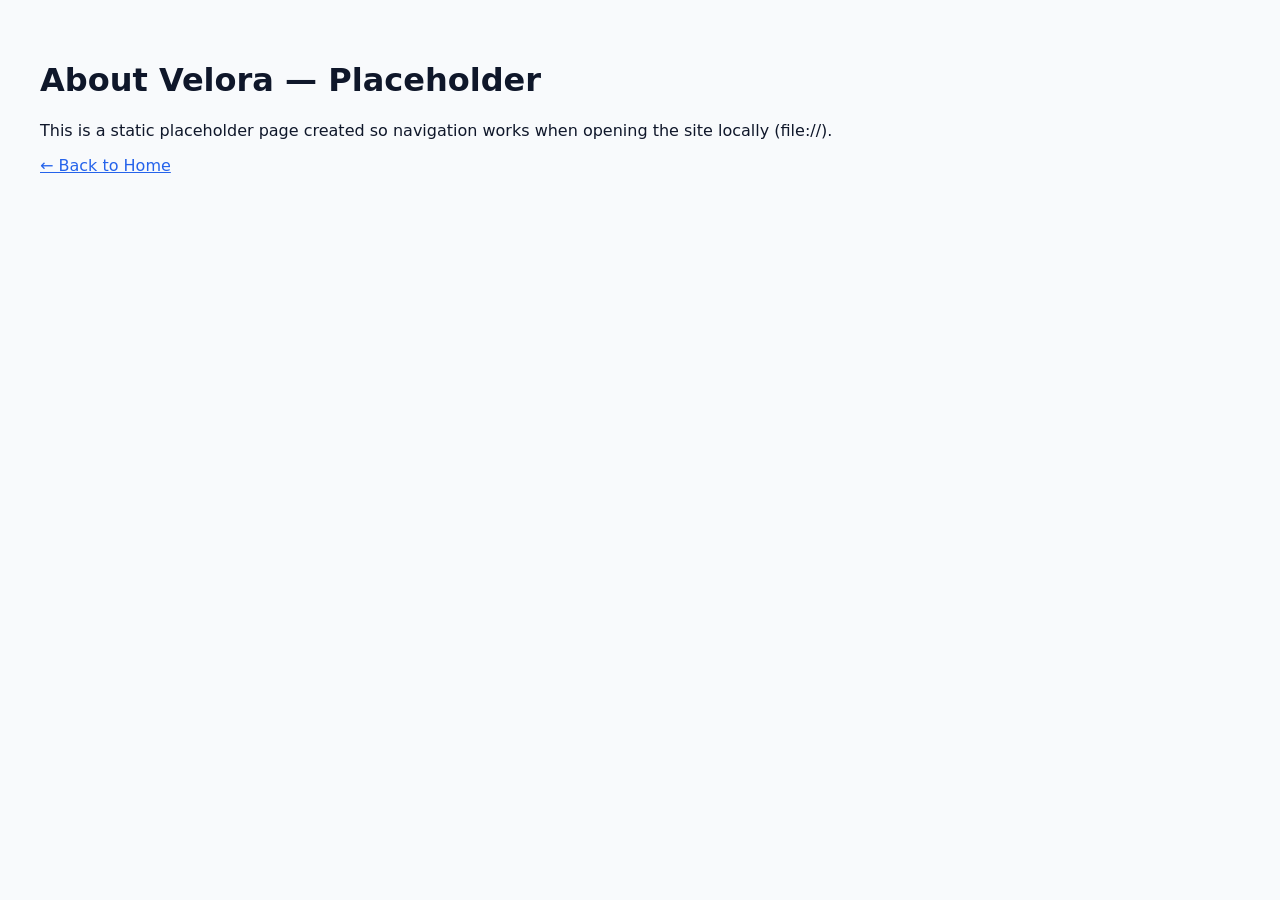
<file: about.html>
<!doctype html>
<html lang="en">
<head>
  <meta charset="utf-8">
  <meta name="viewport" content="width=device-width,initial-scale=1">
  <title>About Velora — Placeholder</title>
  <style>body{font-family:Inter,system-ui,Arial,sans-serif;padding:32px;background:#f8fafc;color:#0f172a} a{color:#2563eb}</style>
</head>
<body>
  <h1>About Velora — Placeholder</h1>
  <p>This is a static placeholder page created so navigation works when opening the site locally (file://).</p>
  <p><a href="index.html">← Back to Home</a></p>
</body>
</html>
</file>
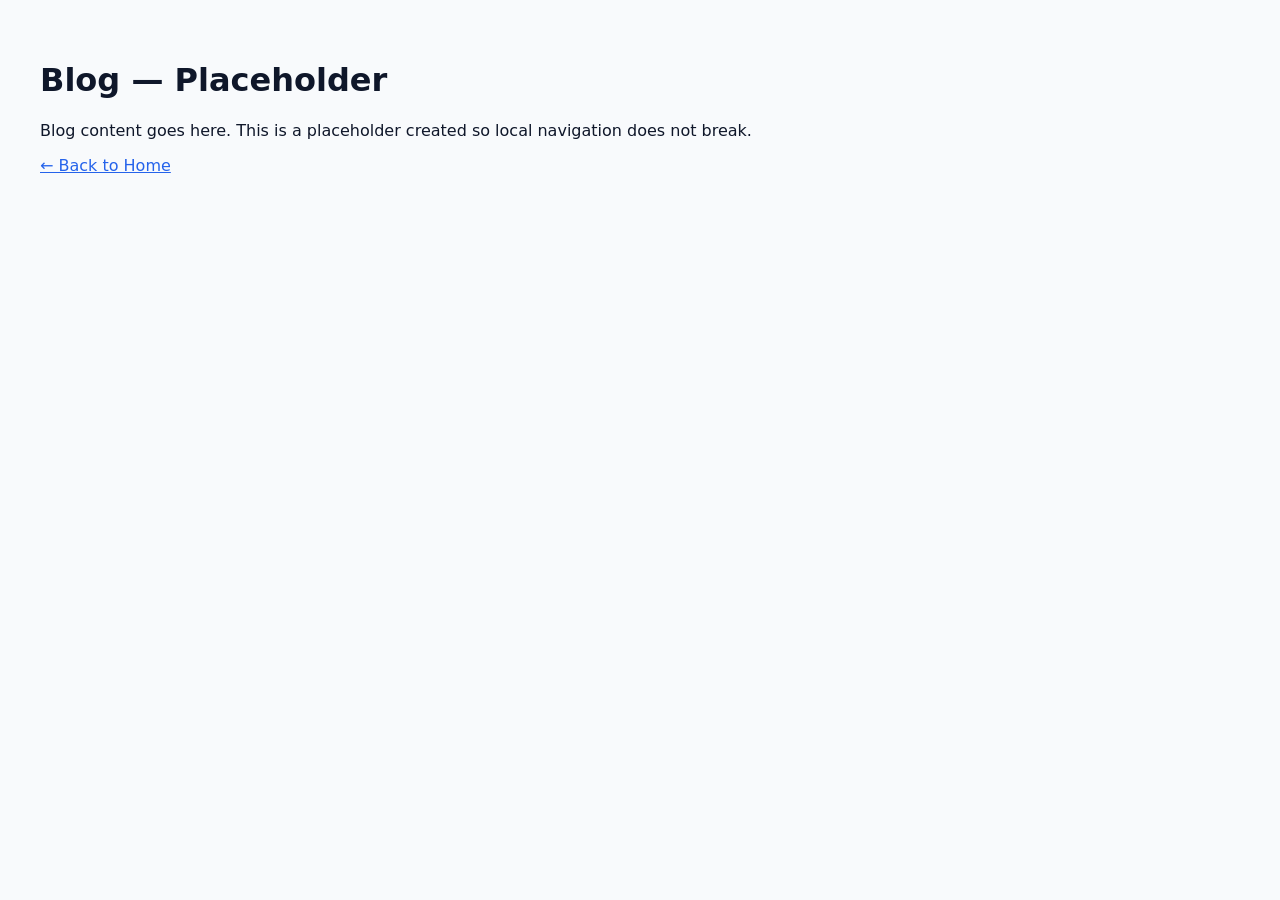
<file: blog.html>
<!doctype html>
<html lang="en">
<head>
  <meta charset="utf-8">
  <meta name="viewport" content="width=device-width,initial-scale=1">
  <title>Blog — Placeholder</title>
  <style>body{font-family:Inter,system-ui,Arial,sans-serif;padding:32px;background:#f8fafc;color:#0f172a} a{color:#2563eb}</style>
</head>
<body>
  <h1>Blog — Placeholder</h1>
  <p>Blog content goes here. This is a placeholder created so local navigation does not break.</p>
  <p><a href="index.html">← Back to Home</a></p>
</body>
</html>
</file>
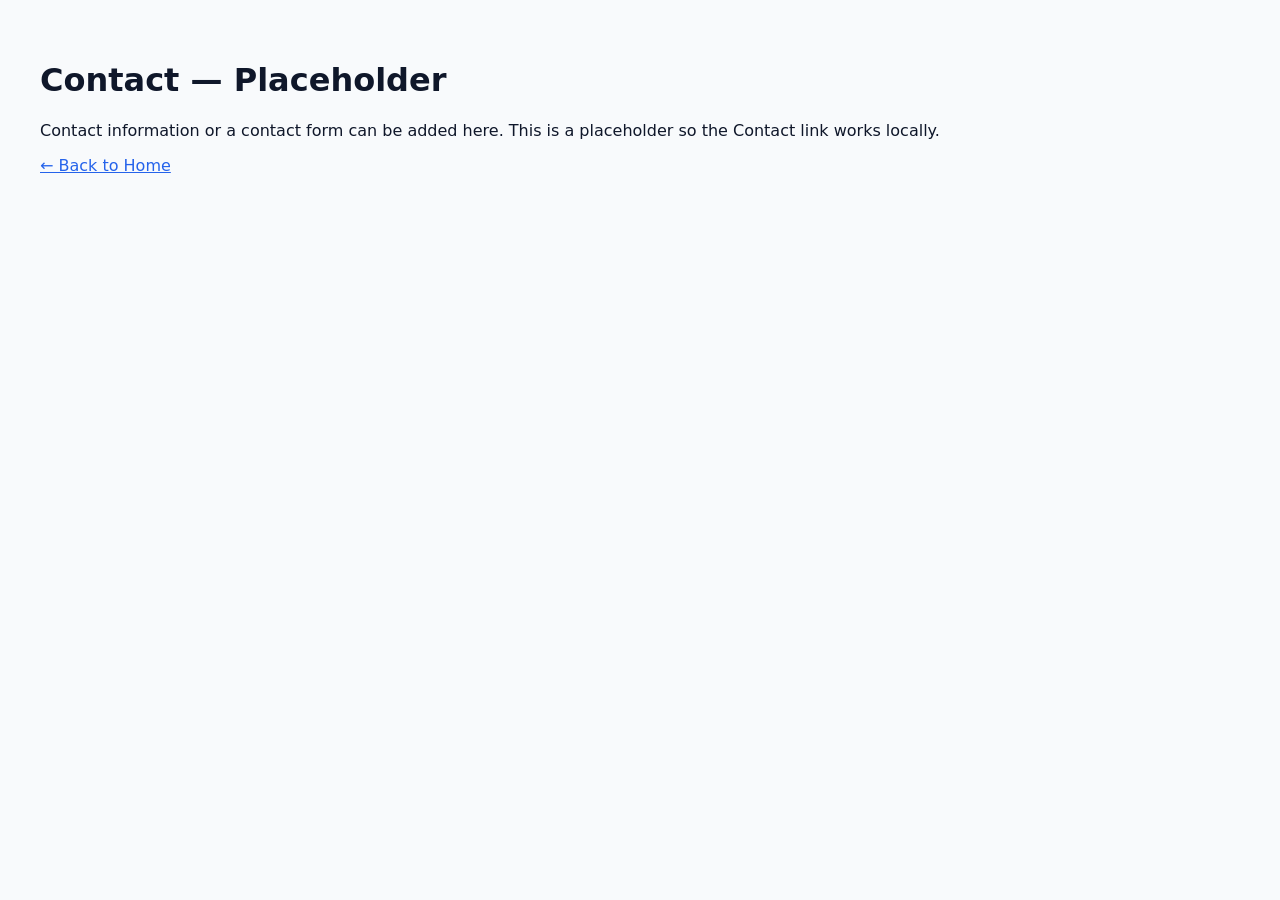
<file: contact.html>
<!doctype html>
<html lang="en">
<head>
  <meta charset="utf-8">
  <meta name="viewport" content="width=device-width,initial-scale=1">
  <title>Contact — Placeholder</title>
  <style>body{font-family:Inter,system-ui,Arial,sans-serif;padding:32px;background:#f8fafc;color:#0f172a} a{color:#2563eb}</style>
</head>
<body>
  <h1>Contact — Placeholder</h1>
  <p>Contact information or a contact form can be added here. This is a placeholder so the Contact link works locally.</p>
  <p><a href="index.html">← Back to Home</a></p>
</body>
</html>
</file>
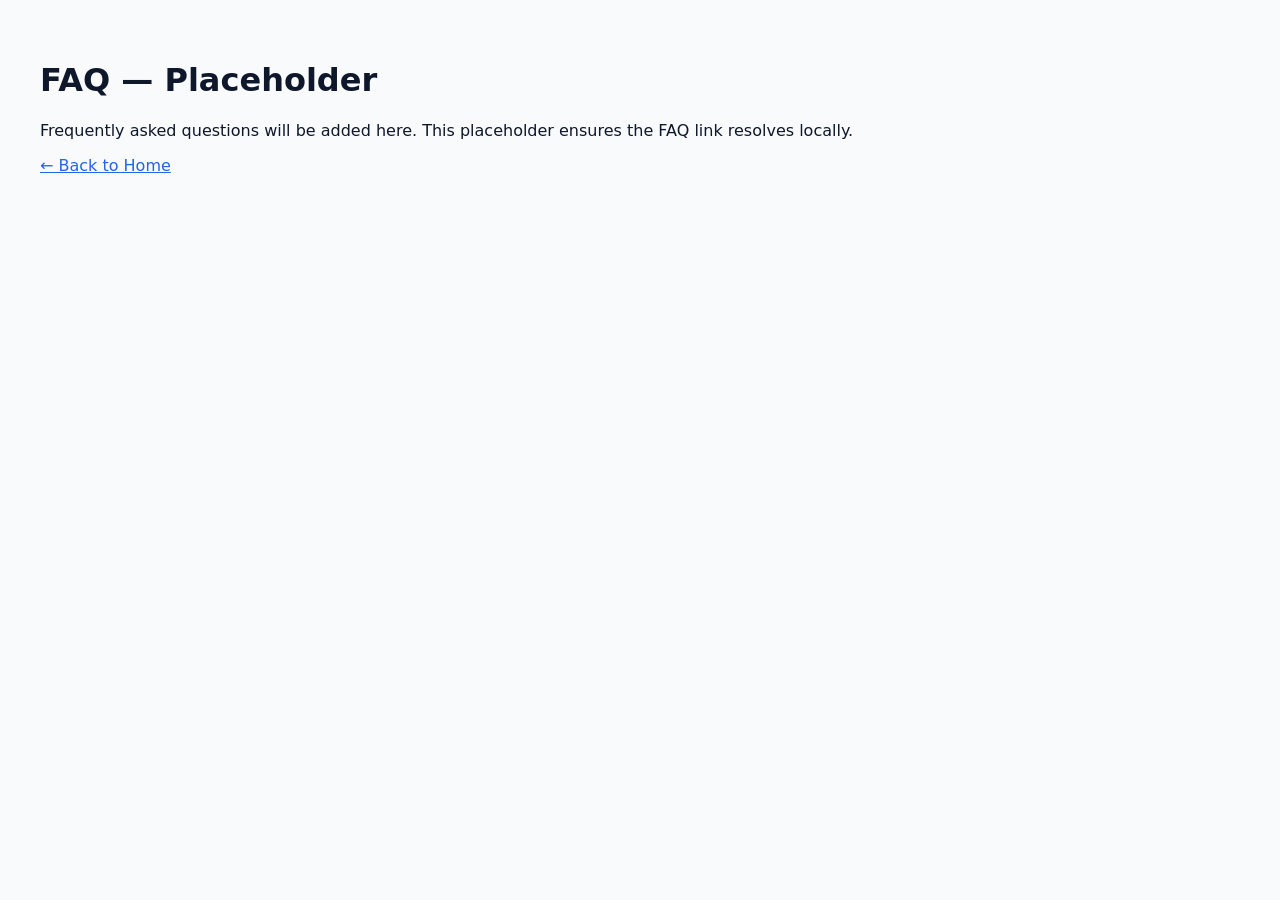
<file: faq.html>
<!doctype html>
<html lang="en">
<head>
  <meta charset="utf-8">
  <meta name="viewport" content="width=device-width,initial-scale=1">
  <title>FAQ — Placeholder</title>
  <style>body{font-family:Inter,system-ui,Arial,sans-serif;padding:32px;background:#f8fafc;color:#0f172a} a{color:#2563eb}</style>
</head>
<body>
  <h1>FAQ — Placeholder</h1>
  <p>Frequently asked questions will be added here. This placeholder ensures the FAQ link resolves locally.</p>
  <p><a href="index.html">← Back to Home</a></p>
</body>
</html>
</file>
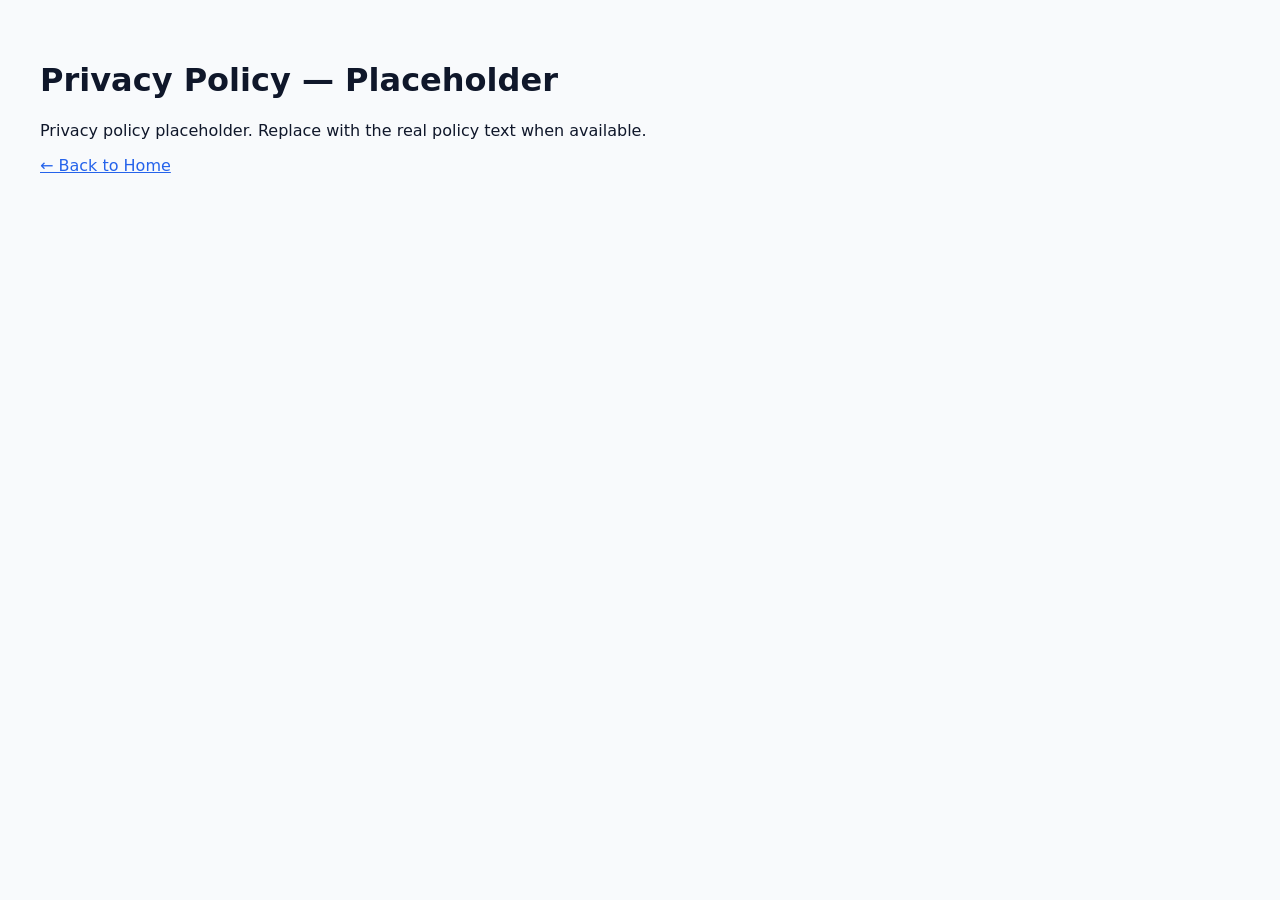
<file: privacy.html>
<!doctype html>
<html lang="en">
<head>
  <meta charset="utf-8">
  <meta name="viewport" content="width=device-width,initial-scale=1">
  <title>Privacy Policy — Placeholder</title>
  <style>body{font-family:Inter,system-ui,Arial,sans-serif;padding:32px;background:#f8fafc;color:#0f172a} a{color:#2563eb}</style>
</head>
<body>
  <h1>Privacy Policy — Placeholder</h1>
  <p>Privacy policy placeholder. Replace with the real policy text when available.</p>
  <p><a href="index.html">← Back to Home</a></p>
</body>
</html>
</file>
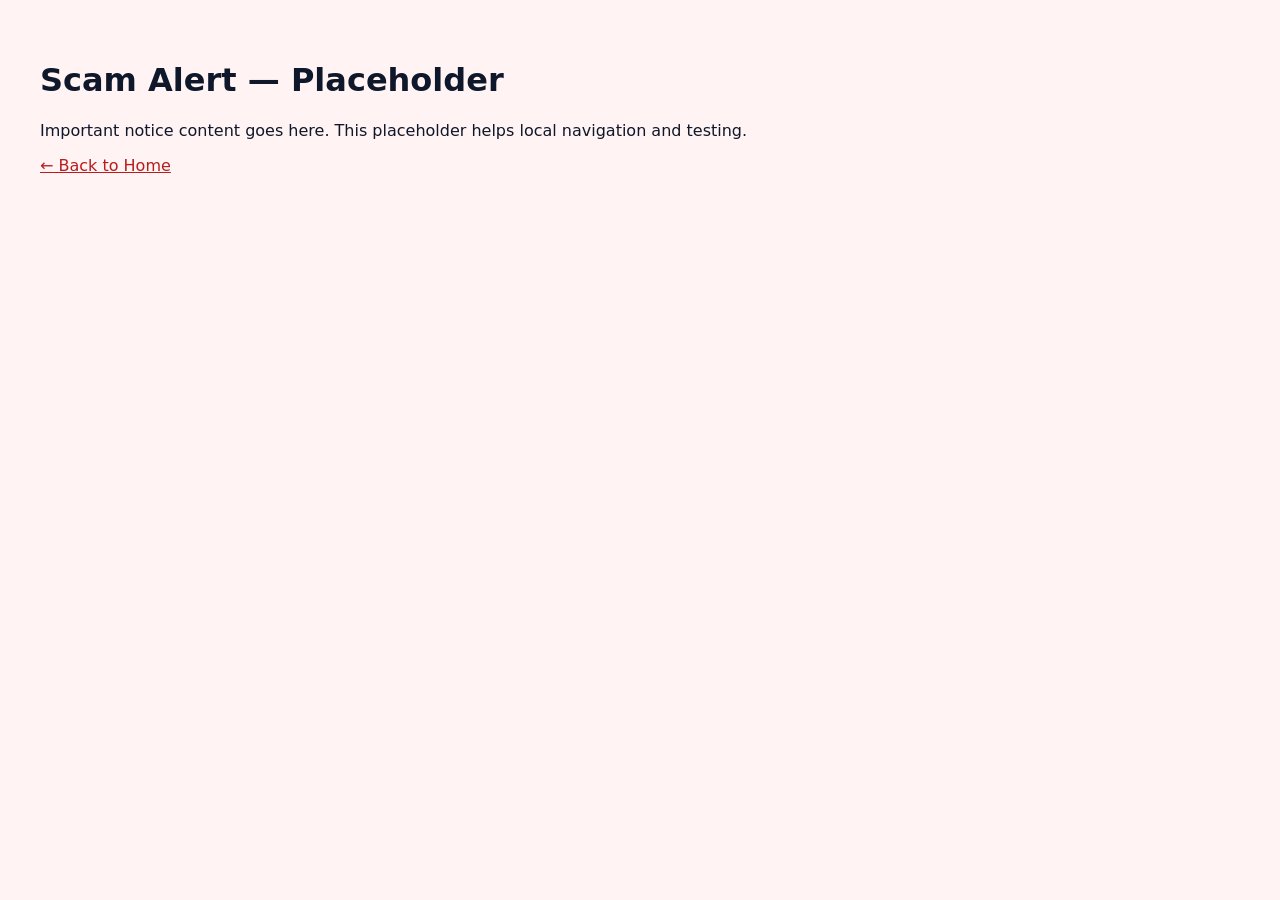
<file: scam-alert.html>
<!doctype html>
<html lang="en">
<head>
  <meta charset="utf-8">
  <meta name="viewport" content="width=device-width,initial-scale=1">
  <title>Scam Alert — Placeholder</title>
  <style>body{font-family:Inter,system-ui,Arial,sans-serif;padding:32px;background:#fff3f3;color:#0f172a} a{color:#b91c1c}</style>
</head>
<body>
  <h1>Scam Alert — Placeholder</h1>
  <p>Important notice content goes here. This placeholder helps local navigation and testing.</p>
  <p><a href="index.html">← Back to Home</a></p>
</body>
</html>
</file>
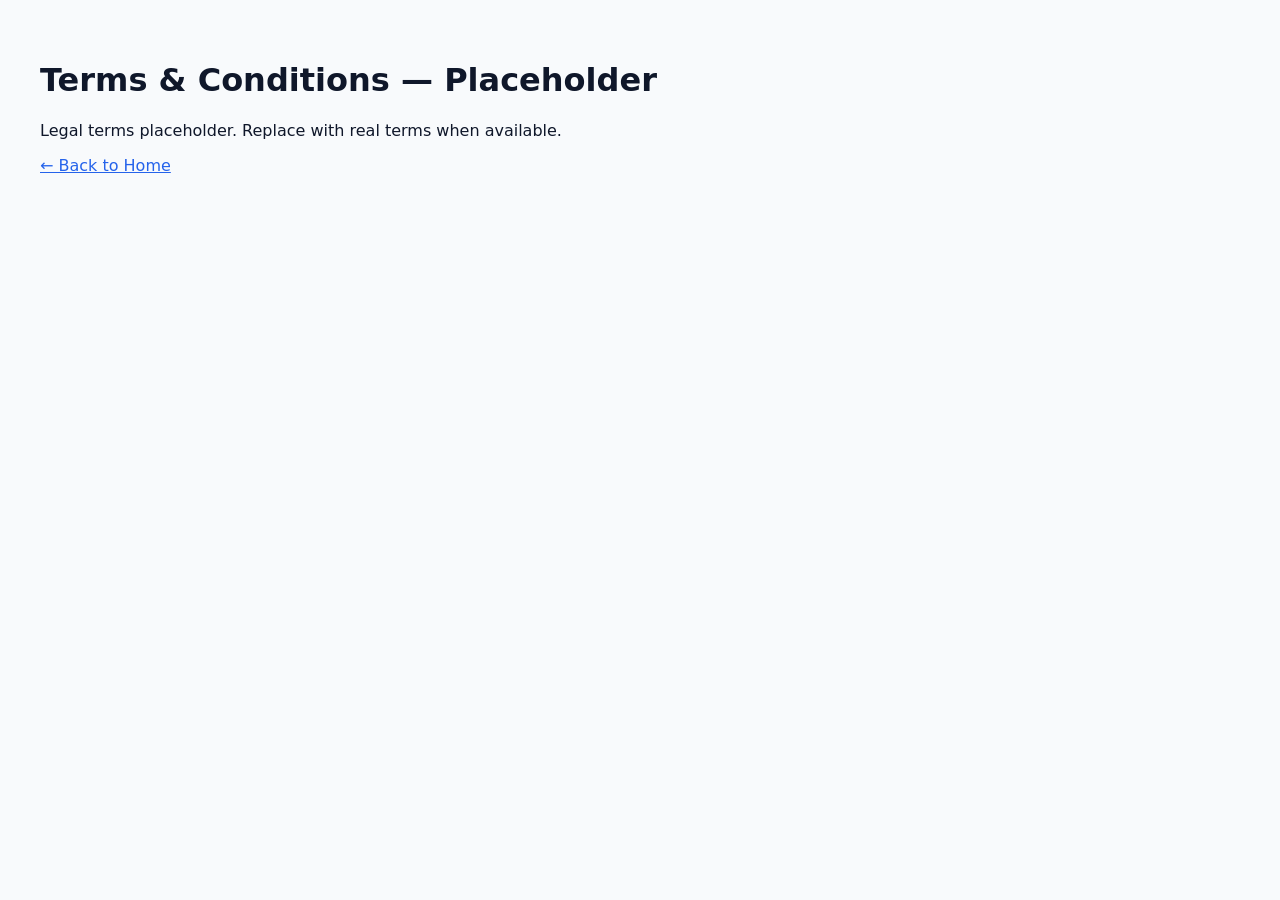
<file: terms.html>
<!doctype html>
<html lang="en">
<head>
  <meta charset="utf-8">
  <meta name="viewport" content="width=device-width,initial-scale=1">
  <title>Terms & Conditions — Placeholder</title>
  <style>body{font-family:Inter,system-ui,Arial,sans-serif;padding:32px;background:#f8fafc;color:#0f172a} a{color:#2563eb}</style>
</head>
<body>
  <h1>Terms & Conditions — Placeholder</h1>
  <p>Legal terms placeholder. Replace with real terms when available.</p>
  <p><a href="index.html">← Back to Home</a></p>
</body>
</html>
</file>
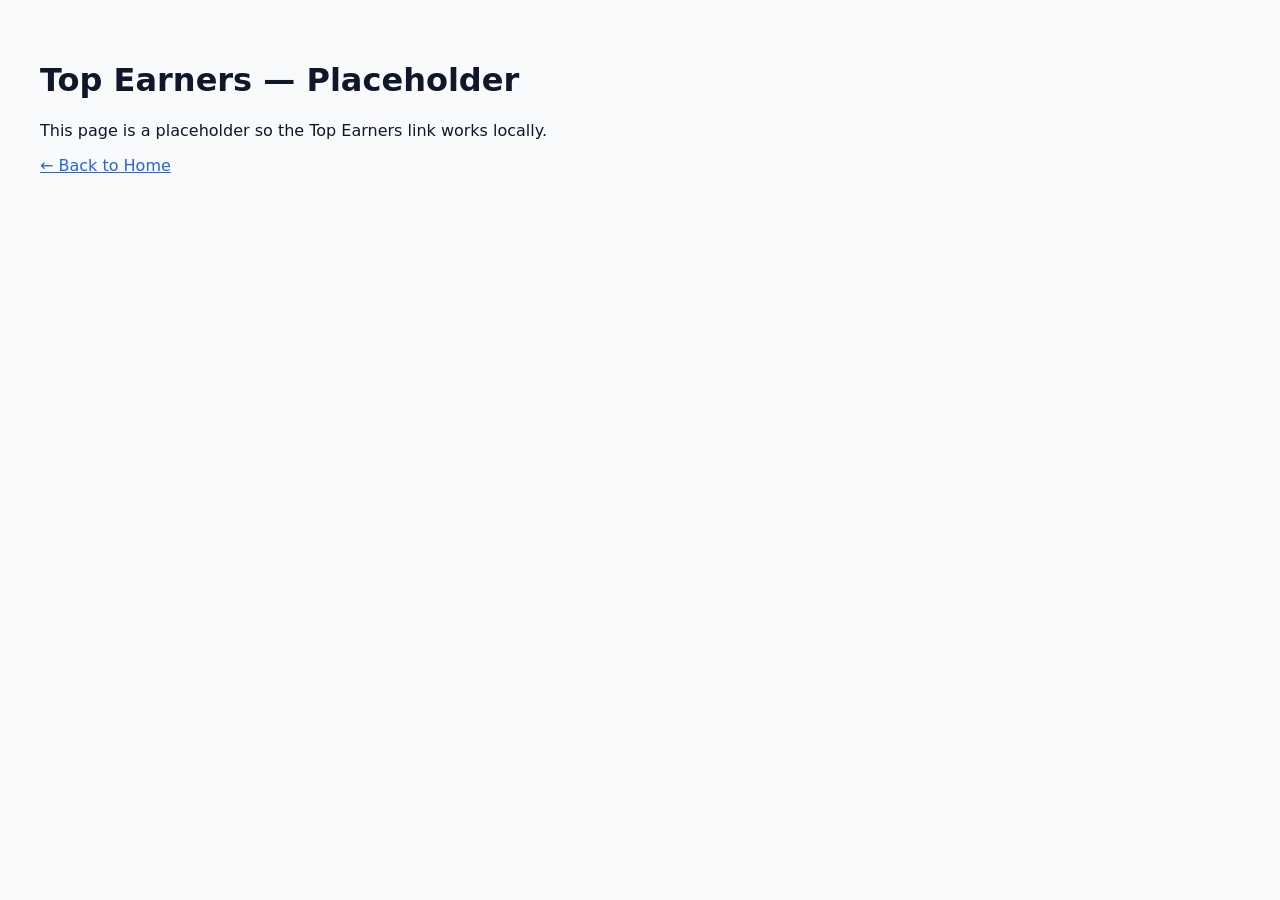
<file: top-earners.html>
<!doctype html>
<html lang="en">
<head>
  <meta charset="utf-8">
  <meta name="viewport" content="width=device-width,initial-scale=1">
  <title>Top Earners — Placeholder</title>
  <style>body{font-family:Inter,system-ui,Arial,sans-serif;padding:32px;background:#f8fafc;color:#0f172a} a{color:#2563eb}</style>
</head>
<body>
  <h1>Top Earners — Placeholder</h1>
  <p>This page is a placeholder so the Top Earners link works locally.</p>
  <p><a href="index.html">← Back to Home</a></p>
</body>
</html>
</file>
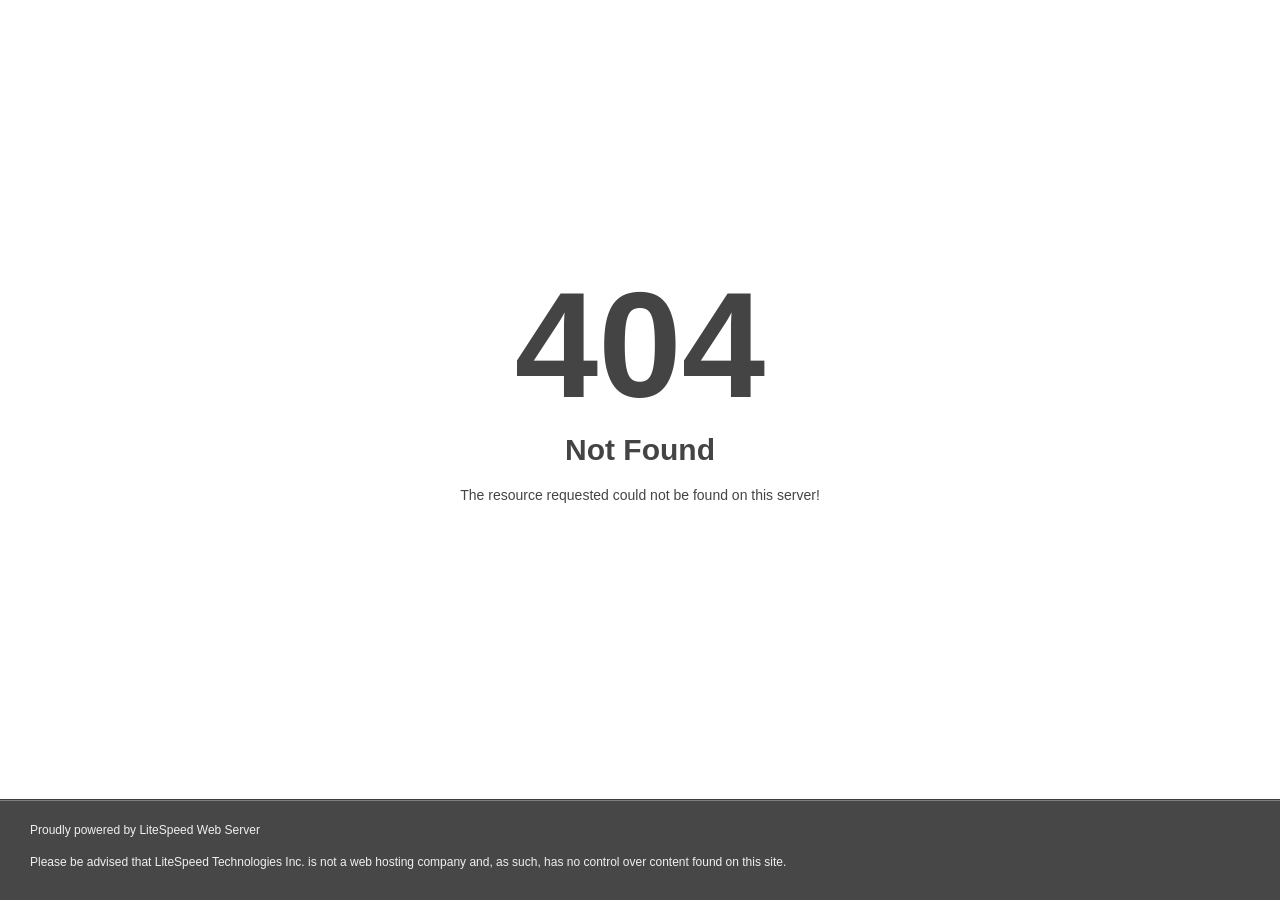
<file: api/analytics.html>
<!DOCTYPE html>
<html style="height:100%">

<head>
    <meta name="viewport" content="width=device-width, initial-scale=1, shrink-to-fit=no" />
    <title> 404 Not Found
    </title>
    <style>
        @media (prefers-color-scheme:dark) {
            body {
                background-color: #000 !important
            }
        }
    </style>
</head>

<body style="color: #444; margin:0;font: normal 14px/20px Arial, Helvetica, sans-serif; height:100%; background-color: #fff;">
    <div style="height:auto; min-height:100%; ">
        <div style="text-align: center; width:800px; margin-left: -400px; position:absolute; top: 30%; left:50%;">
            <h1 style="margin:0; font-size:150px; line-height:150px; font-weight:bold;">404</h1>
            <h2 style="margin-top:20px;font-size: 30px;">Not Found
            </h2>
            <p>The resource requested could not be found on this server!</p>
        </div>
    </div>
    <div style="color:#f0f0f0; font-size:12px;margin:auto;padding:0px 30px 0px 30px;position:relative;clear:both;height:100px;margin-top:-101px;background-color:#474747;border-top: 1px solid rgba(0,0,0,0.15);box-shadow: 0 1px 0 rgba(255, 255, 255, 0.3) inset;">
        <br>Proudly powered by LiteSpeed Web Server
        <p>Please be advised that LiteSpeed Technologies Inc. is not a web hosting company and, as such, has no control over content found on this site.</p>
    </div>
</body>

</html>
</file>
